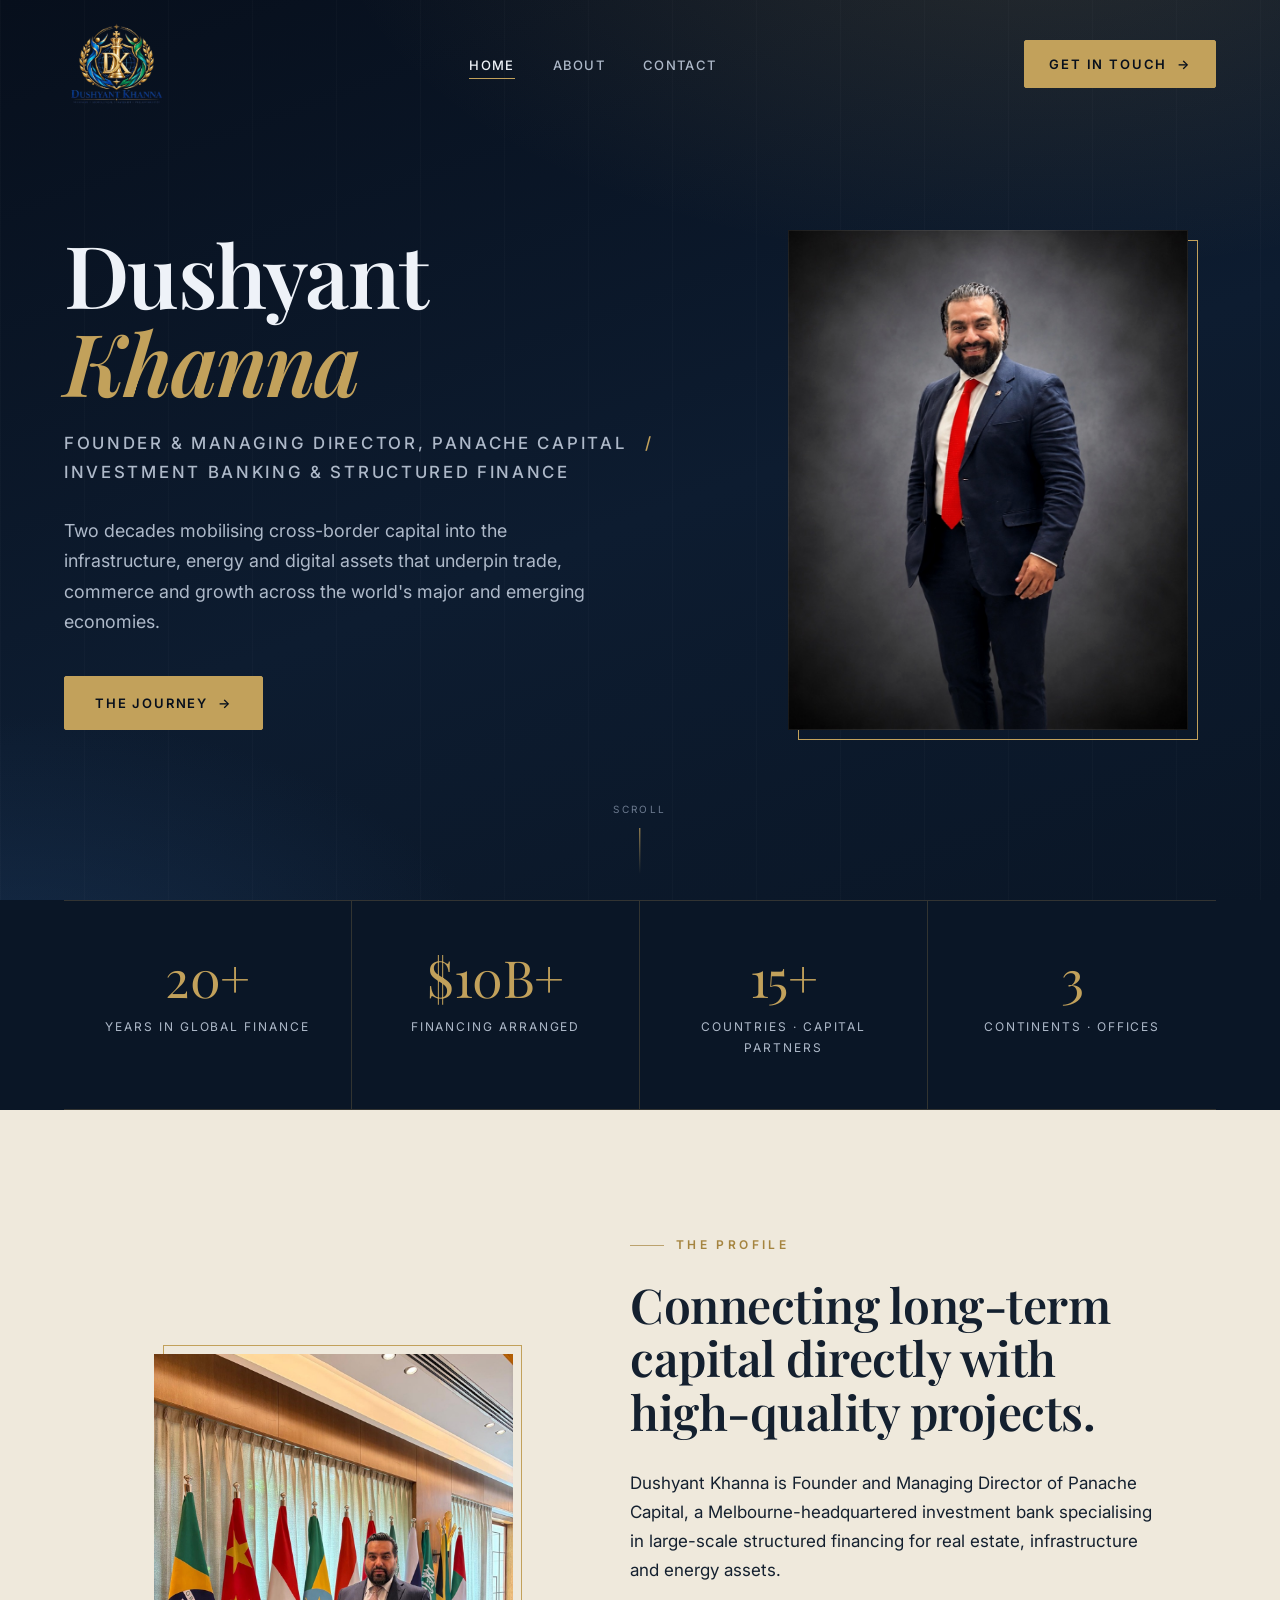
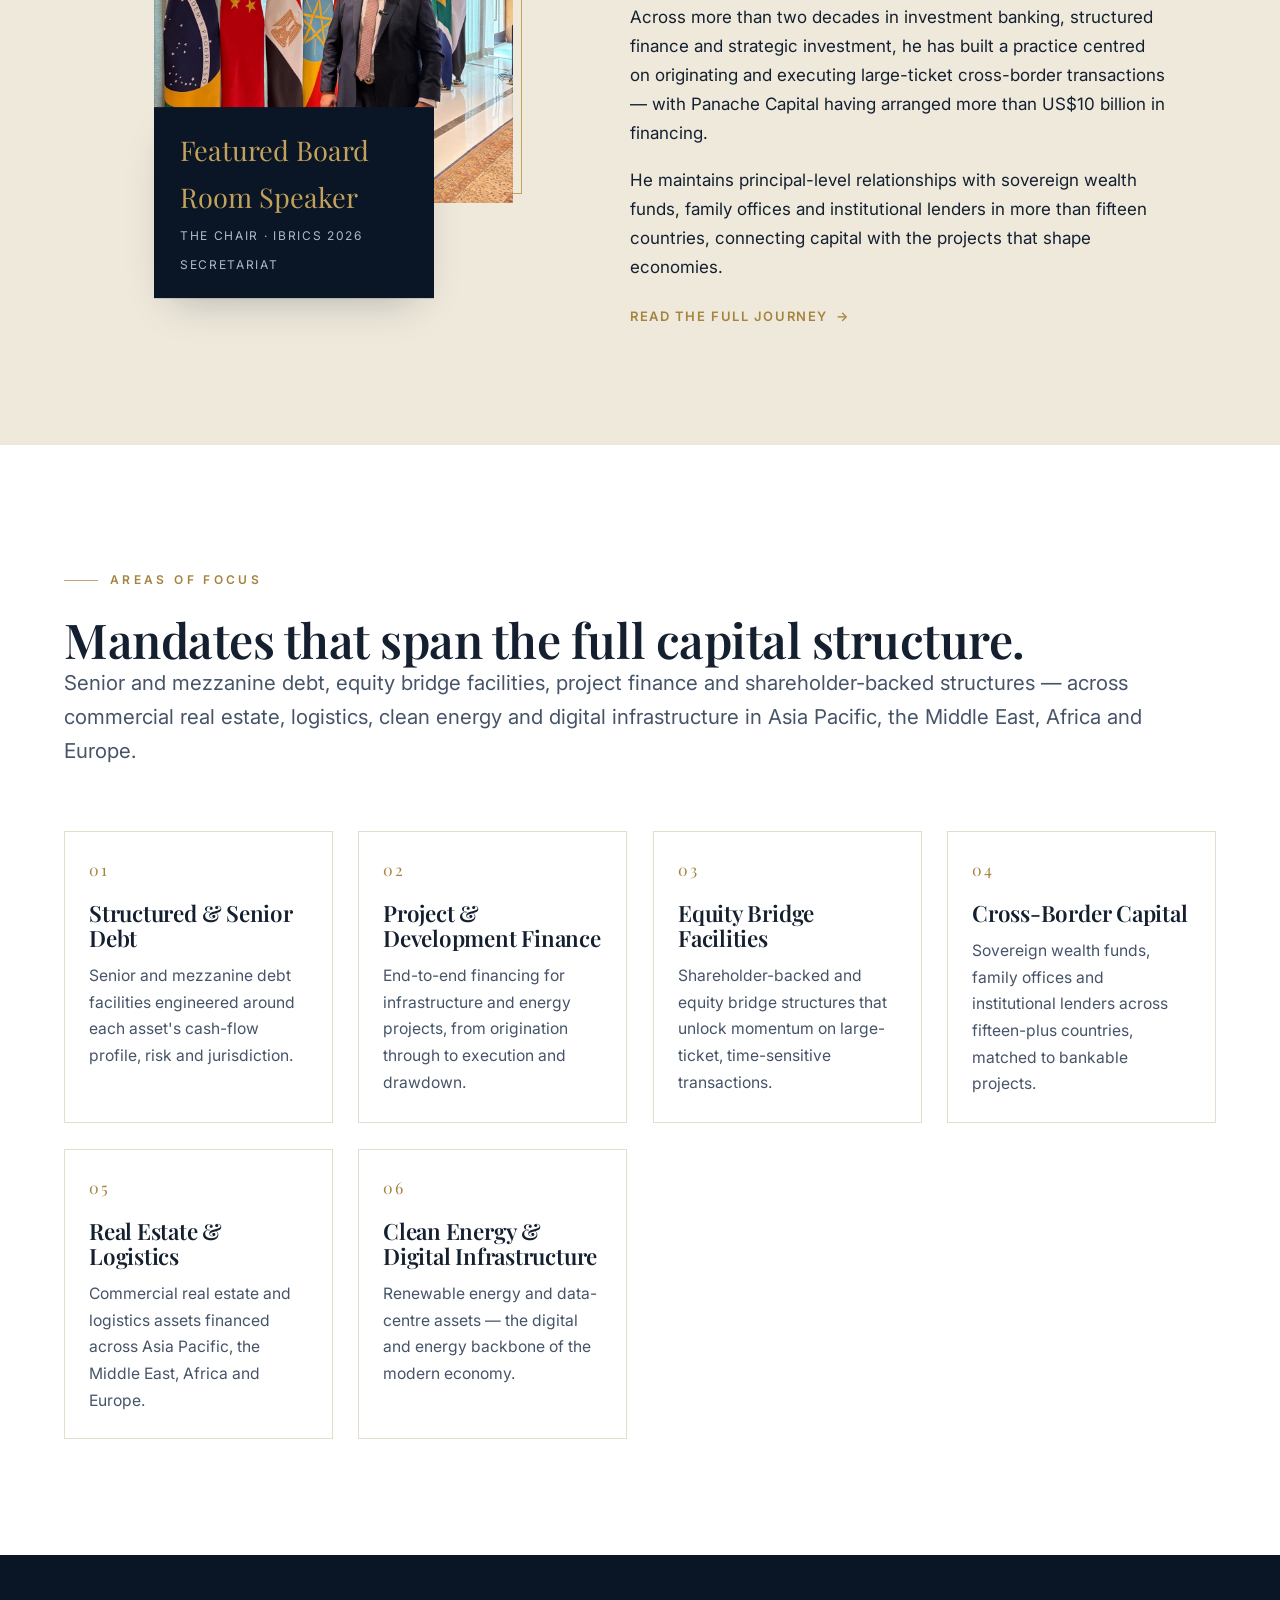
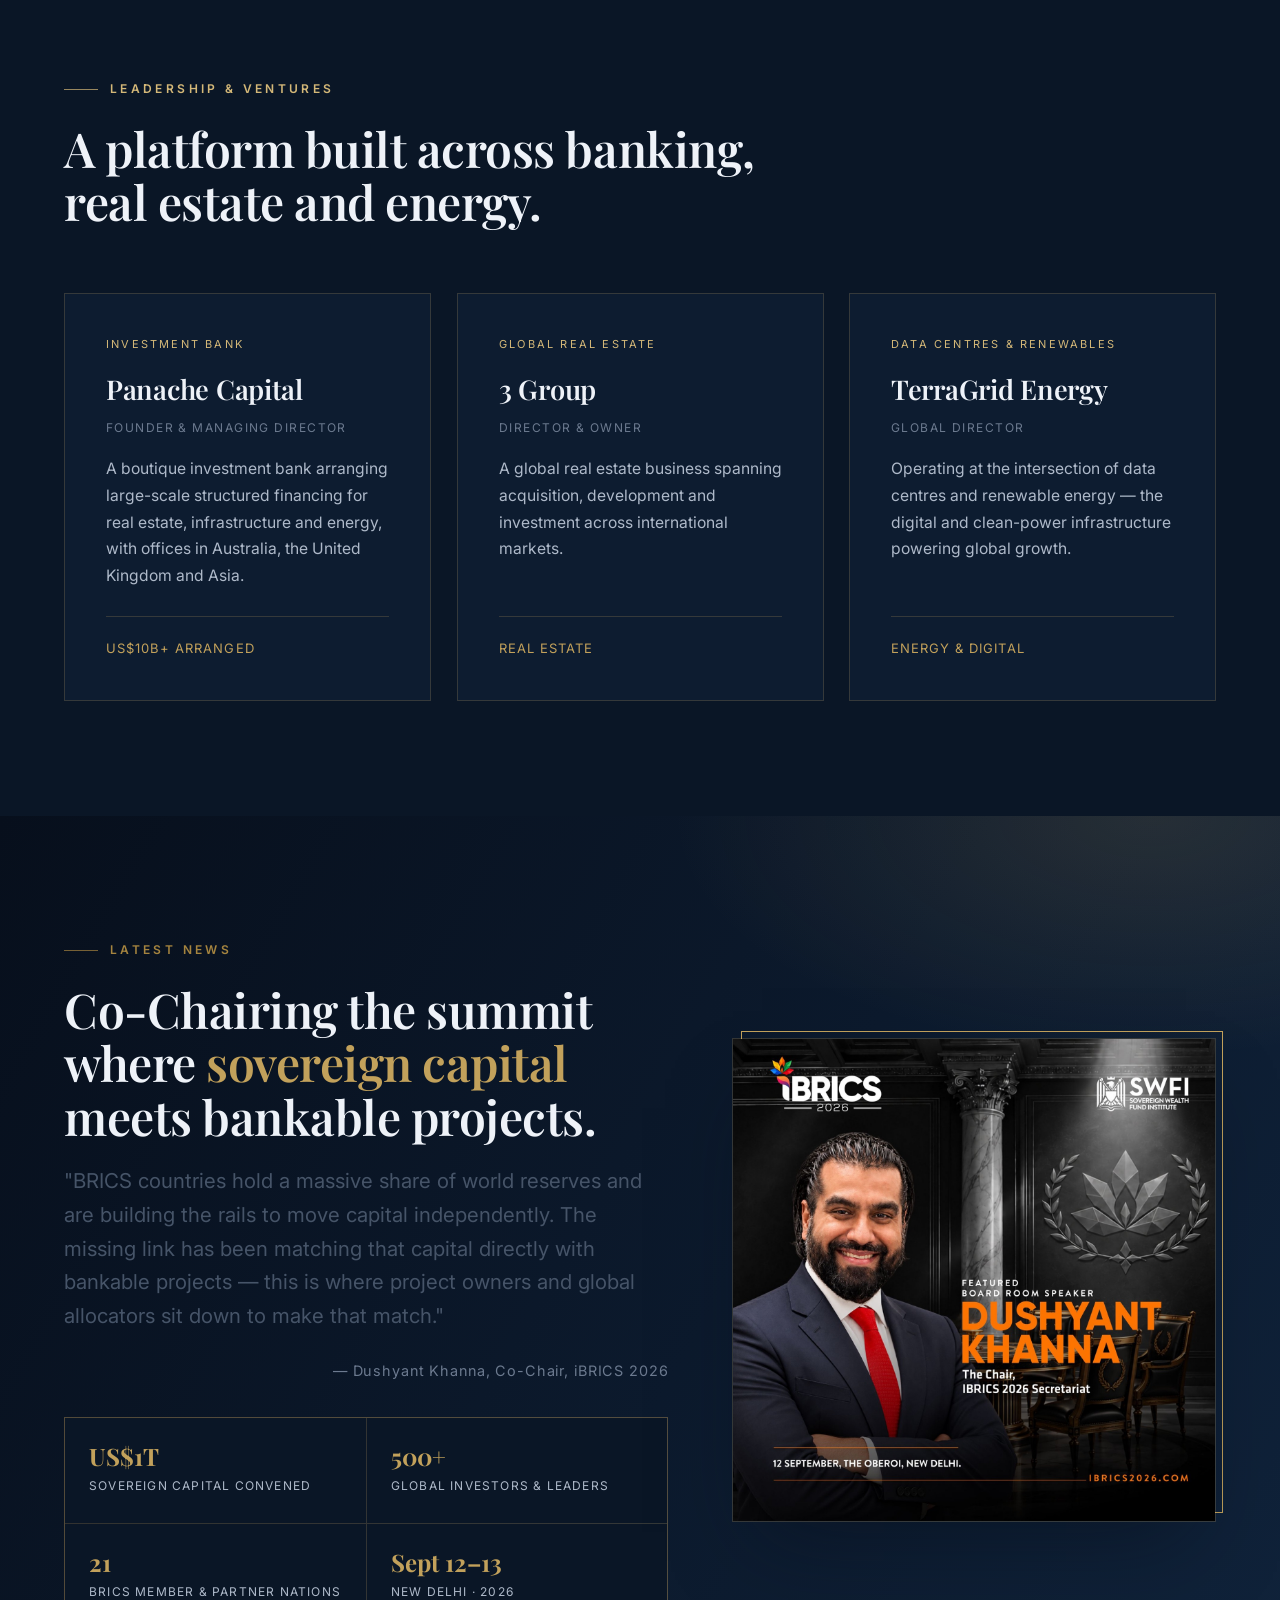
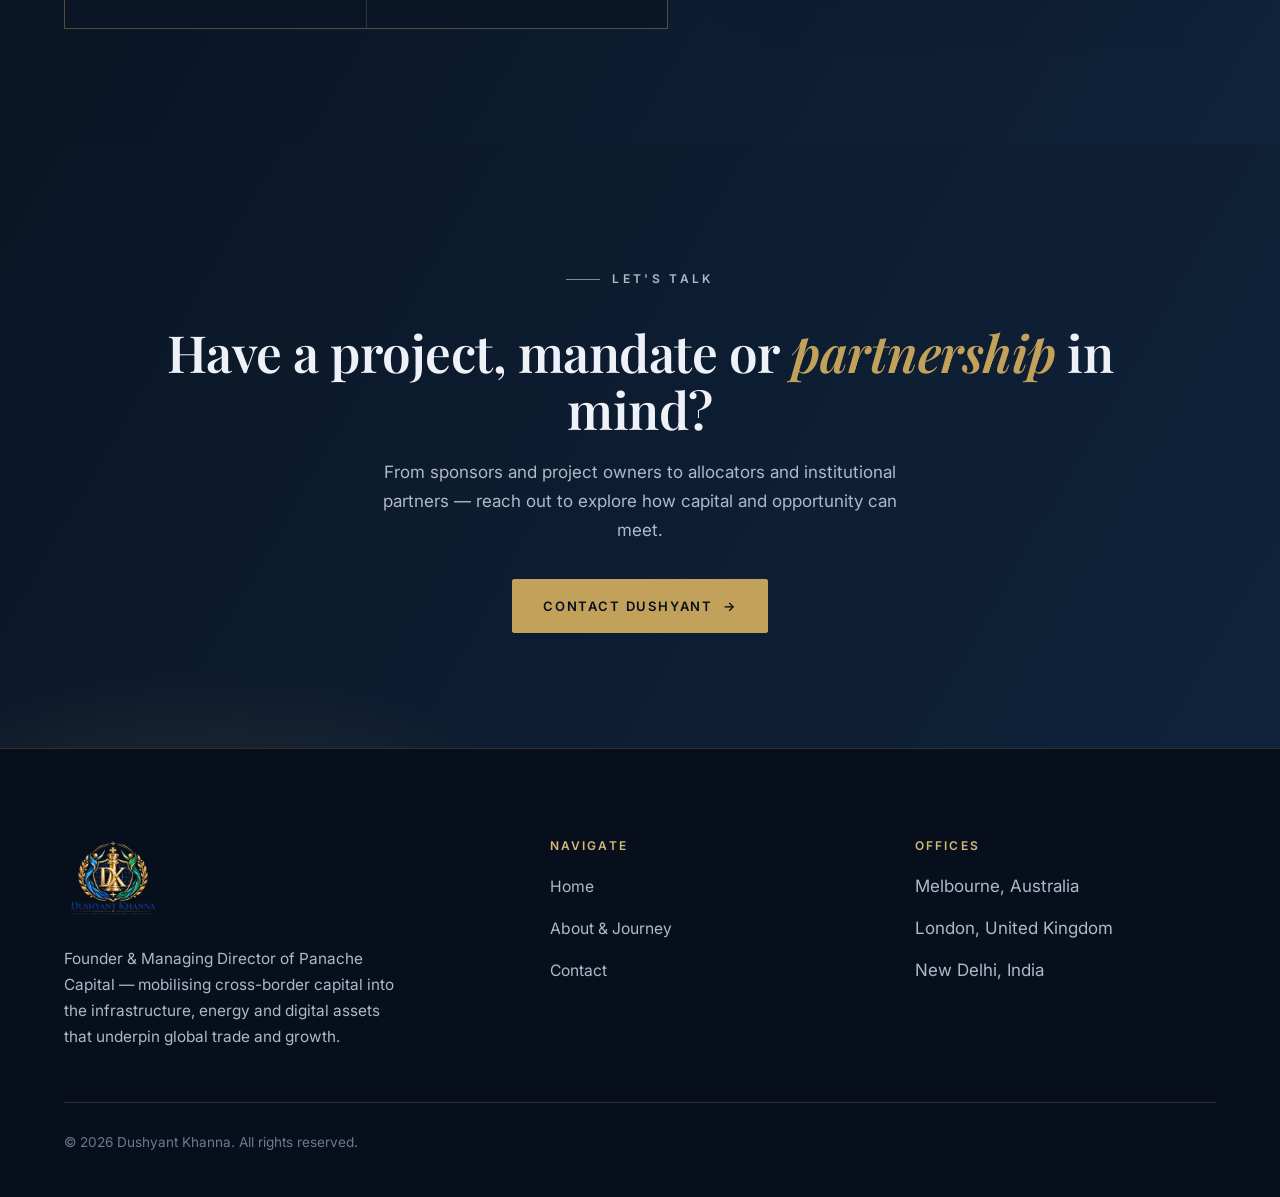
<file: index.html>
<!DOCTYPE html>
<html lang="en">
<head>
  <meta charset="UTF-8" />
  <meta name="viewport" content="width=device-width, initial-scale=1.0" />
  <title>Dushyant Khanna — Co-Chair, iBRICS 2026 | Founder, Panache Capital</title>
  <meta name="description" content="Dushyant Khanna is Co-Chair of iBRICS 2026 and Founder & Managing Director of Panache Capital — arranging US$10B+ in structured finance across real estate, infrastructure and energy worldwide." />
  <meta name="keywords" content="Dushyant Khanna, Dushyant Khanna Panache Capital, iBRICS 2026, Co-Chair iBRICS 2026, Panache Capital, investment banking, structured finance, project finance, sovereign wealth, cross-border capital, 3 Group, TerraGrid Energy, Dush Khanna" />
  <meta name="author" content="Dushyant Khanna" />
  <meta name="robots" content="index, follow" />
  <link rel="canonical" href="https://dushyantkhanna.com/" />

  <!-- Open Graph -->
  <meta property="og:type" content="website" />
  <meta property="og:site_name" content="Dushyant Khanna" />
  <meta property="og:title" content="Dushyant Khanna — Co-Chair, iBRICS 2026 | Founder, Panache Capital" />
  <meta property="og:description" content="Co-Chair of iBRICS 2026 and Founder & Managing Director of Panache Capital — mobilising cross-border capital into infrastructure, energy and digital assets." />
  <meta property="og:url" content="https://dushyantkhanna.com/" />
  <meta property="og:image" content="https://dushyantkhanna.com/assets/og-image.jpg" />
  <meta property="og:image:width" content="1200" />
  <meta property="og:image:height" content="630" />

  <!-- Twitter -->
  <meta name="twitter:card" content="summary_large_image" />
  <meta name="twitter:title" content="Dushyant Khanna — Co-Chair, iBRICS 2026 | Founder, Panache Capital" />
  <meta name="twitter:description" content="Co-Chair of iBRICS 2026 and Founder & Managing Director of Panache Capital." />
  <meta name="twitter:image" content="https://dushyantkhanna.com/assets/og-image.jpg" />

  <!-- Structured data — add verified profile URLs (LinkedIn, X, etc.) to "sameAs" for stronger results -->
  <script type="application/ld+json">
  {
    "@context": "https://schema.org",
    "@type": "Person",
    "name": "Dushyant Khanna",
    "alternateName": "Dush Khanna",
    "url": "https://dushyantkhanna.com/",
    "image": "https://dushyantkhanna.com/assets/portrait.jpg",
    "jobTitle": "Founder & Managing Director",
    "worksFor": { "@type": "Organization", "name": "Panache Capital" },
    "affiliation": [
      { "@type": "Organization", "name": "iBRICS 2026" },
      { "@type": "Organization", "name": "3 Group" },
      { "@type": "Organization", "name": "TerraGrid Energy" }
    ],
    "knowsAbout": ["Investment Banking", "Structured Finance", "Project Finance", "Sovereign Wealth", "Cross-border Capital", "Infrastructure Finance", "Energy Finance", "Real Estate Finance"],
    "description": "Co-Chair of iBRICS 2026 and Founder & Managing Director of Panache Capital, an investment bank arranging large-scale structured financing for real estate, infrastructure and energy.",
    "sameAs": []
  }
  </script>
  <link rel="icon" type="image/png" href="assets/favicon.png?v=2" />
  <link rel="apple-touch-icon" href="assets/favicon.png?v=2" />
  <link rel="preconnect" href="https://fonts.googleapis.com" />
  <link rel="preconnect" href="https://fonts.gstatic.com" crossorigin />
  <link href="https://fonts.googleapis.com/css2?family=Playfair+Display:ital,wght@0,500;0,600;0,700;1,500;1,600&family=Inter:wght@400;500;600&display=swap" rel="stylesheet" />
  <link rel="stylesheet" href="css/styles.css?v=12" />
</head>
<body>

  <!-- ==================  HEADER  ================== -->
  <header class="site-header">
    <div class="container container--wide">
      <nav class="nav" aria-label="Primary">
        <a class="brand" href="/" aria-label="Dushyant Khanna — home">
          <img class="brand__logo" src="assets/logo.png" alt="Dushyant Khanna" />
        </a>
        <ul class="nav__menu">
          <li><a class="nav__link" href="/" aria-current="page">Home</a></li>
          <li><a class="nav__link" href="/about">About</a></li>
          <li><a class="nav__link" href="/contact">Contact</a></li>
        </ul>
        <div class="nav__cta">
          <a class="btn" href="/contact">Get in touch <span class="arrow">&rarr;</span></a>
        </div>
        <button class="nav__toggle" aria-label="Open menu" aria-expanded="false" aria-controls="mobile-nav">
          <span></span><span></span><span></span>
        </button>
      </nav>
    </div>
  </header>

  <!-- Mobile nav overlay -->
  <div class="site-nav-mobile" id="mobile-nav">
    <ul>
      <li><a href="/" aria-current="page">Home</a></li>
      <li><a href="/about">About</a></li>
      <li><a href="/contact">Contact</a></li>
    </ul>
    <a class="btn" href="/contact">Get in touch <span class="arrow">&rarr;</span></a>
  </div>

  <main>
    <!-- ==================  HERO  ================== -->
    <section class="hero">
      <div class="container container--wide hero__inner">
        <div class="hero__copy">
          <h1 class="hero__title reveal">
            Dushyant<br /><span class="accent">Khanna</span>
          </h1>
          <p class="hero__subtitle reveal" data-delay="1">
            Founder &amp; Managing Director, Panache Capital
            <span class="divider">/</span> Investment Banking &amp; Structured Finance
          </p>
          <p class="hero__desc reveal" data-delay="2">
            Two decades mobilising cross-border capital into the infrastructure,
            energy and digital assets that underpin trade, commerce and growth
            across the world's major and emerging economies.
          </p>
          <div class="hero__actions reveal" data-delay="3">
            <a class="btn" href="/about">The journey <span class="arrow">&rarr;</span></a>
          </div>
        </div>

        <div class="hero__portrait reveal" data-delay="2">
          <div class="portrait-frame">
            <img src="assets/portrait.jpg" alt="Dushyant Khanna, Co-Chair of iBRICS 2026 and Founder of Panache Capital"
                 onerror="this.onerror=null;this.src='assets/portrait.svg';" />
          </div>
        </div>
      </div>

      <div class="hero__scroll" aria-hidden="true">
        <span>Scroll</span>
        <span class="line"></span>
      </div>
    </section>

    <!-- ==================  STATS  ================== -->
    <section class="bg-dark" aria-label="Track record at a glance">
      <div class="container container--wide">
        <div class="stats">
          <div class="stat reveal">
            <div class="stat__num"><span data-count="20" data-prefix="" data-suffix="+">20+</span></div>
            <div class="stat__label">Years in Global Finance</div>
          </div>
          <div class="stat reveal" data-delay="1">
            <div class="stat__num"><span data-count="10" data-prefix="$" data-suffix="B+">$10B+</span></div>
            <div class="stat__label">Financing Arranged</div>
          </div>
          <div class="stat reveal" data-delay="2">
            <div class="stat__num"><span data-count="15" data-prefix="" data-suffix="+">15+</span></div>
            <div class="stat__label">Countries · Capital Partners</div>
          </div>
          <div class="stat reveal" data-delay="3">
            <div class="stat__num"><span data-count="3" data-prefix="" data-suffix="">3</span></div>
            <div class="stat__label">Continents · Offices</div>
          </div>
        </div>
      </div>
    </section>

    <!-- ==================  POSITIONING  ================== -->
    <section class="section bg-cream">
      <div class="container">
        <div class="split">
          <div class="split__media reveal">
            <figure class="figure figure--framed">
              <img src="assets/among-flags.jpg" alt="Dushyant Khanna among the BRICS nation flags in New Delhi"
                   onerror="this.onerror=null;this.src='assets/portrait.svg';" />
              <figcaption class="figure__tag">
                <span class="k">Featured Board Room Speaker</span><br />
                <span class="v">The Chair · IBRICS 2026 Secretariat</span>
              </figcaption>
            </figure>
          </div>
          <div class="split__body reveal" data-delay="1">
            <p class="overline">The Profile</p>
            <h2 class="h2" style="margin-bottom:30px;">Connecting long-term capital directly with high-quality projects.</h2>
            <p>
              Dushyant Khanna is Founder and Managing Director of Panache Capital,
              a Melbourne-headquartered investment bank specialising in large-scale
              structured financing for real estate, infrastructure and energy assets.
            </p>
            <p>
              Across more than two decades in investment banking, structured finance
              and strategic investment, he has built a practice centred on originating
              and executing large-ticket cross-border transactions — with Panache
              Capital having arranged more than US$10 billion in financing.
            </p>
            <p>
              He maintains principal-level relationships with sovereign wealth funds,
              family offices and institutional lenders in more than fifteen countries,
              connecting capital with the projects that shape economies.
            </p>
            <a class="textlink" href="/about">Read the full journey <span aria-hidden="true">&rarr;</span></a>
          </div>
        </div>
      </div>
    </section>

    <!-- ==================  EXPERTISE  ================== -->
    <section class="section bg-paper">
      <div class="container container--wide">
        <div class="section-head section-head--full reveal">
          <p class="overline">Areas of Focus</p>
          <h2 class="h2">Mandates that span the full capital structure.</h2>
          <p class="lead">
            Senior and mezzanine debt, equity bridge facilities, project finance and
            shareholder-backed structures — across commercial real estate, logistics,
            clean energy and digital infrastructure in Asia Pacific, the Middle East,
            Africa and Europe.
          </p>
        </div>

        <div class="card-grid">
          <article class="card reveal">
            <span class="card__num">01</span>
            <h3 class="card__title">Structured &amp; Senior Debt</h3>
            <p class="card__text">
              Senior and mezzanine debt facilities engineered around each asset's
              cash-flow profile, risk and jurisdiction.
            </p>
          </article>
          <article class="card reveal" data-delay="1">
            <span class="card__num">02</span>
            <h3 class="card__title">Project &amp; Development Finance</h3>
            <p class="card__text">
              End-to-end financing for infrastructure and energy projects, from
              origination through to execution and drawdown.
            </p>
          </article>
          <article class="card reveal" data-delay="2">
            <span class="card__num">03</span>
            <h3 class="card__title">Equity Bridge Facilities</h3>
            <p class="card__text">
              Shareholder-backed and equity bridge structures that unlock momentum on
              large-ticket, time-sensitive transactions.
            </p>
          </article>
          <article class="card reveal">
            <span class="card__num">04</span>
            <h3 class="card__title">Cross-Border Capital</h3>
            <p class="card__text">
              Sovereign wealth funds, family offices and institutional lenders across
              fifteen-plus countries, matched to bankable projects.
            </p>
          </article>
          <article class="card reveal" data-delay="1">
            <span class="card__num">05</span>
            <h3 class="card__title">Real Estate &amp; Logistics</h3>
            <p class="card__text">
              Commercial real estate and logistics assets financed across Asia Pacific,
              the Middle East, Africa and Europe.
            </p>
          </article>
          <article class="card reveal" data-delay="2">
            <span class="card__num">06</span>
            <h3 class="card__title">Clean Energy &amp; Digital Infrastructure</h3>
            <p class="card__text">
              Renewable energy and data-centre assets — the digital and energy backbone
              of the modern economy.
            </p>
          </article>
        </div>
      </div>
    </section>

    <!-- ==================  VENTURES  ================== -->
    <section class="section bg-dark">
      <div class="container container--wide">
        <div class="section-head reveal">
          <p class="overline">Leadership &amp; Ventures</p>
          <h2 class="h2">A platform built across banking, real estate and energy.</h2>
        </div>
        <div class="card-grid">
          <article class="venture reveal">
            <div class="venture__label">Investment Bank</div>
            <h3 class="venture__name">Panache Capital</h3>
            <div class="venture__role">Founder &amp; Managing Director</div>
            <p class="venture__text">
              A boutique investment bank arranging large-scale structured financing for
              real estate, infrastructure and energy, with offices in Australia, the
              United Kingdom and Asia.
            </p>
            <div class="venture__meta">US$10B+ arranged</div>
          </article>
          <article class="venture reveal" data-delay="1">
            <div class="venture__label">Global Real Estate</div>
            <h3 class="venture__name">3 Group</h3>
            <div class="venture__role">Director &amp; Owner</div>
            <p class="venture__text">
              A global real estate business spanning acquisition, development and
              investment across international markets.
            </p>
            <div class="venture__meta">Real Estate</div>
          </article>
          <article class="venture reveal" data-delay="2">
            <div class="venture__label">Data Centres &amp; Renewables</div>
            <h3 class="venture__name">TerraGrid Energy</h3>
            <div class="venture__role">Global Director</div>
            <p class="venture__text">
              Operating at the intersection of data centres and renewable energy — the
              digital and clean-power infrastructure powering global growth.
            </p>
            <div class="venture__meta">Energy &amp; Digital</div>
          </article>
        </div>
      </div>
    </section>

    <!-- ==================  iBRICS FEATURE BAND  ================== -->
    <section class="section feature-band">
      <div class="container container--wide feature-band__inner">
        <div class="reveal">
          <p class="overline">Latest News</p>
          <h2 class="h2" style="margin-bottom:20px;">
            Co-Chairing the summit where <span class="text-gold">sovereign capital</span>
            meets bankable projects.
          </h2>
          <p class="lead" style="margin-bottom:26px;">
            "BRICS countries hold a massive share of world reserves and are building the
            rails to move capital independently. The missing link has been matching that
            capital directly with bankable projects — this is where project owners and
            global allocators sit down to make that match."
          </p>
          <p style="color:var(--on-dark-faint); font-size:0.9rem; letter-spacing:0.06em; margin-bottom:34px; text-align:right;">
            — Dushyant Khanna, Co-Chair, iBRICS 2026
          </p>
          <div class="feature-band__facts">
            <div class="fact"><strong>US$1T</strong><span>Sovereign capital convened</span></div>
            <div class="fact"><strong>500+</strong><span>Global investors &amp; leaders</span></div>
            <div class="fact"><strong>21</strong><span>BRICS member &amp; partner nations</span></div>
            <div class="fact"><strong>Sept 12–13</strong><span>New Delhi · 2026</span></div>
          </div>
        </div>
        <div class="feature-band__media reveal" data-delay="1">
          <figure class="ibrics-figure">
            <img src="assets/ibrics-speaker.jpg"
                 alt="Official iBRICS 2026 announcement — Dushyant Khanna, Featured Board Room Speaker, 12 September, The Oberoi, New Delhi" />
          </figure>
        </div>
      </div>
    </section>

    <!-- ==================  CTA BAND  ================== -->
    <section class="section cta-band">
      <div class="container">
        <div class="reveal">
          <p class="overline overline--center">Let's talk</p>
          <h2 class="cta-band__title">Have a project, mandate or <span class="accent">partnership</span> in mind?</h2>
          <p>
            From sponsors and project owners to allocators and institutional partners —
            reach out to explore how capital and opportunity can meet.
          </p>
          <a class="btn" href="/contact">Contact Dushyant <span class="arrow">&rarr;</span></a>
        </div>
      </div>
    </section>
  </main>

  <!-- ==================  FOOTER  ================== -->
  <footer class="site-footer">
    <div class="container container--wide">
      <div class="footer-top">
        <div class="footer-brand">
          <a class="brand" href="/">
            <img class="brand__logo" src="assets/logo.png" alt="Dushyant Khanna" />
          </a>
          <p>
            Founder &amp; Managing Director of Panache Capital — mobilising cross-border
            capital into the infrastructure, energy and digital assets that underpin
            global trade and growth.
          </p>
        </div>
        <div class="footer-col">
          <h4>Navigate</h4>
          <ul>
            <li><a href="/">Home</a></li>
            <li><a href="/about">About &amp; Journey</a></li>
            <li><a href="/contact">Contact</a></li>
          </ul>
        </div>
        <div class="footer-col">
          <h4>Offices</h4>
          <ul>
            <li>Melbourne, Australia</li>
            <li>London, United Kingdom</li>
            <li>New Delhi, India</li>
          </ul>
        </div>
      </div>
      <div class="footer-bottom">
        <p>&copy; <span data-year>2026</span> Dushyant Khanna. All rights reserved.</p>
      </div>
    </div>
  </footer>

  <script src="js/main.js?v=11"></script>
</body>
</html>
</file>
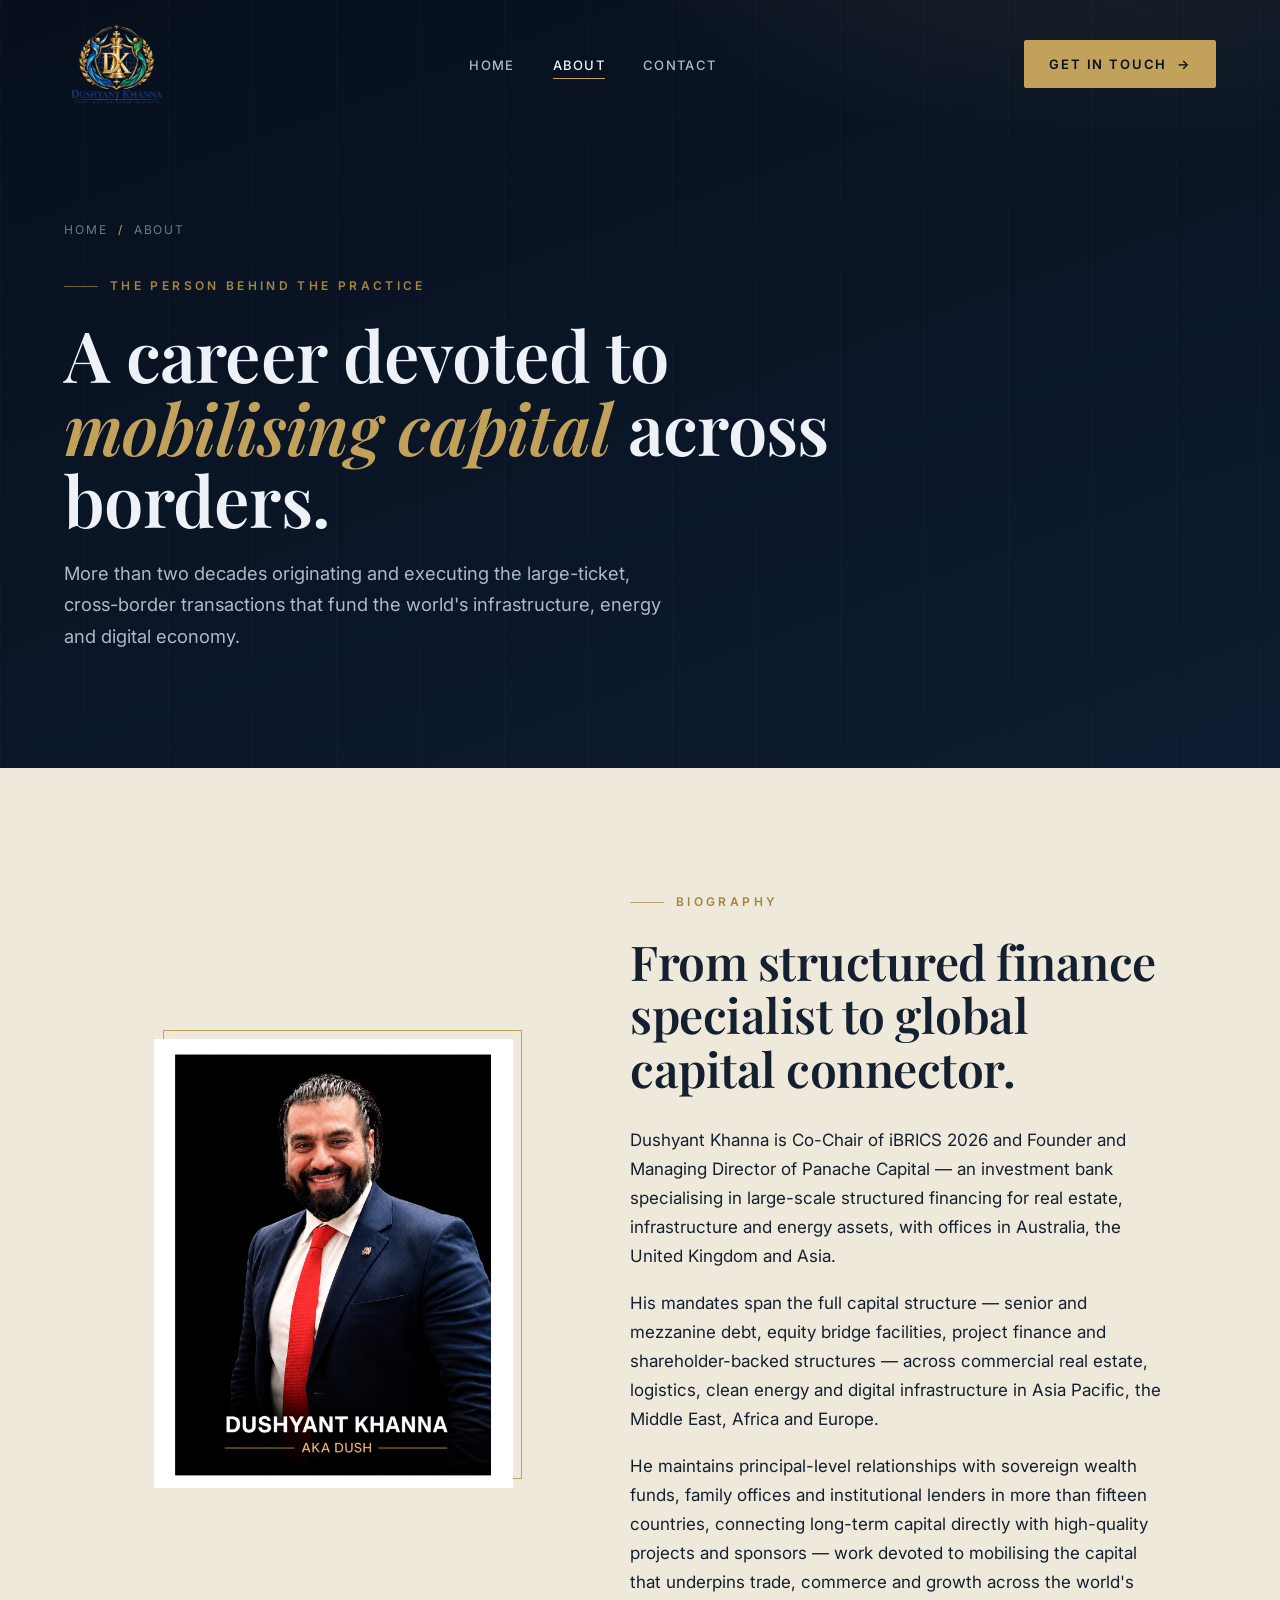
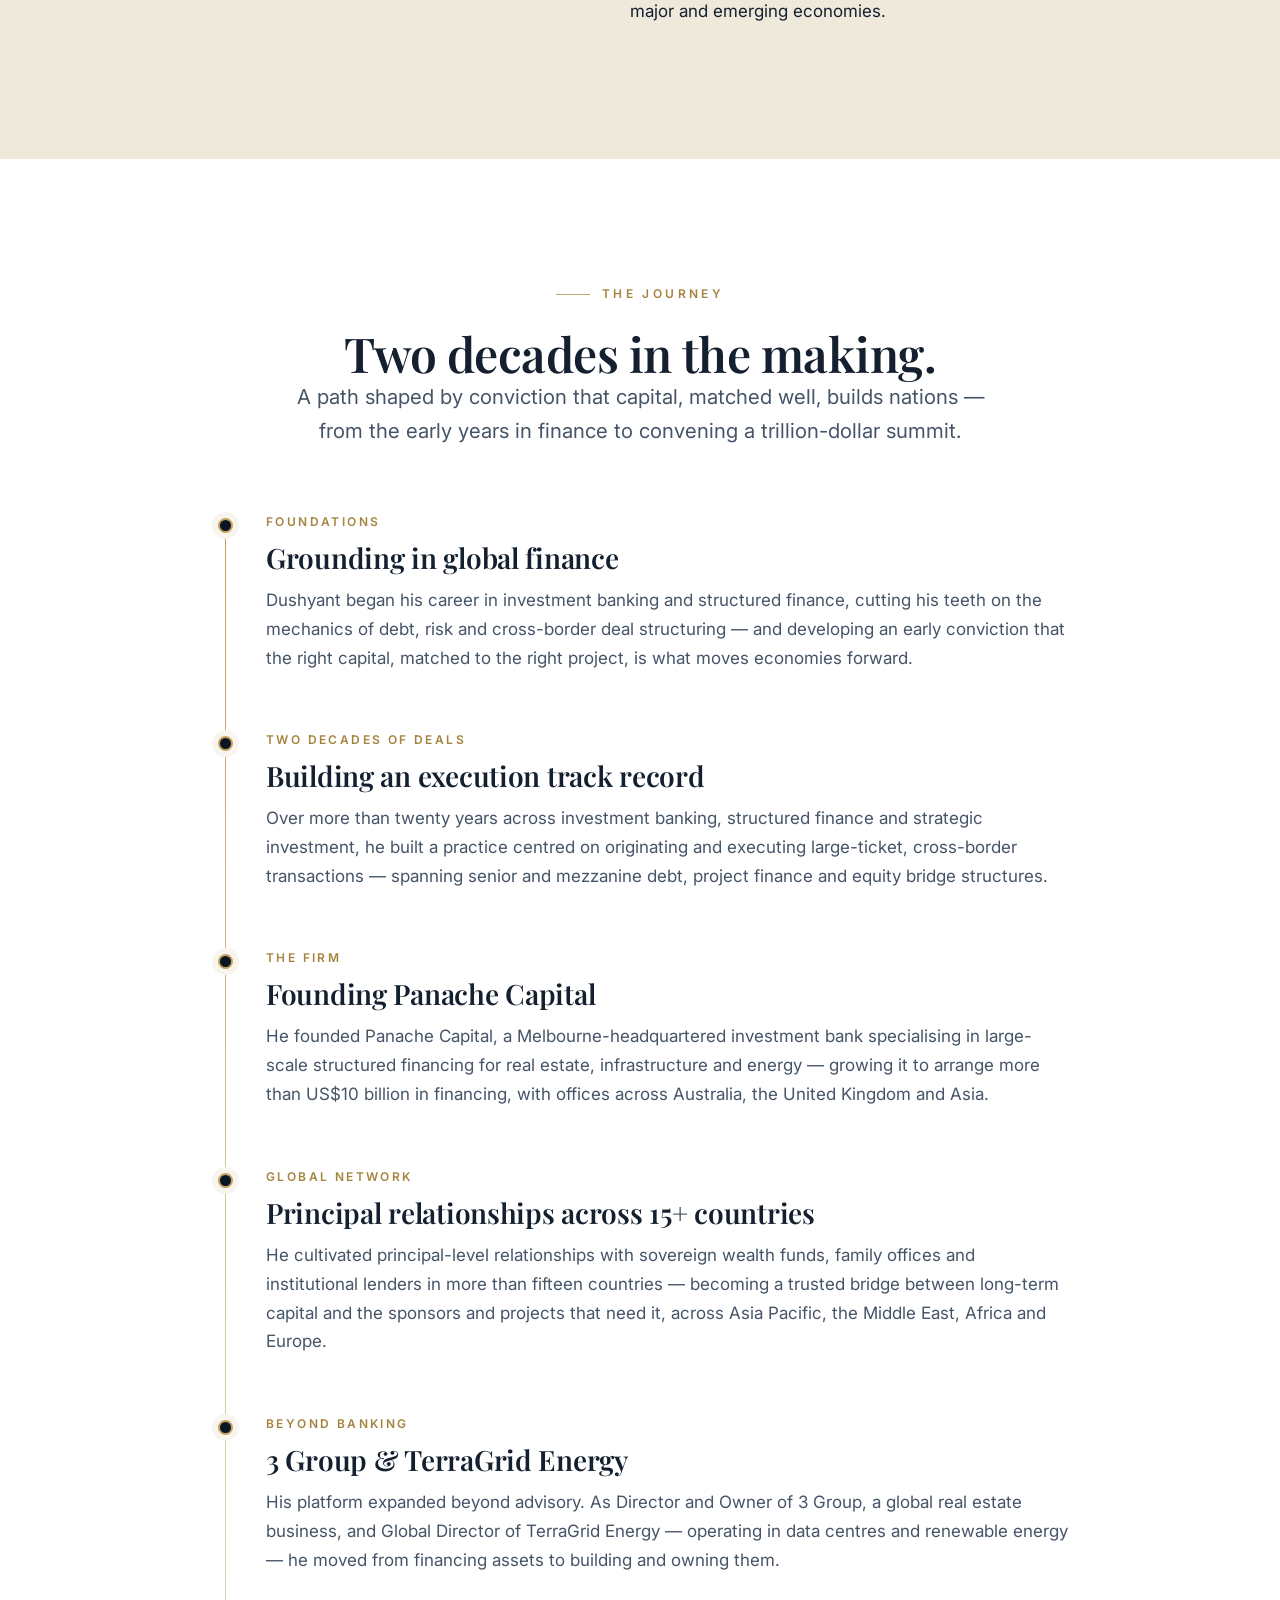
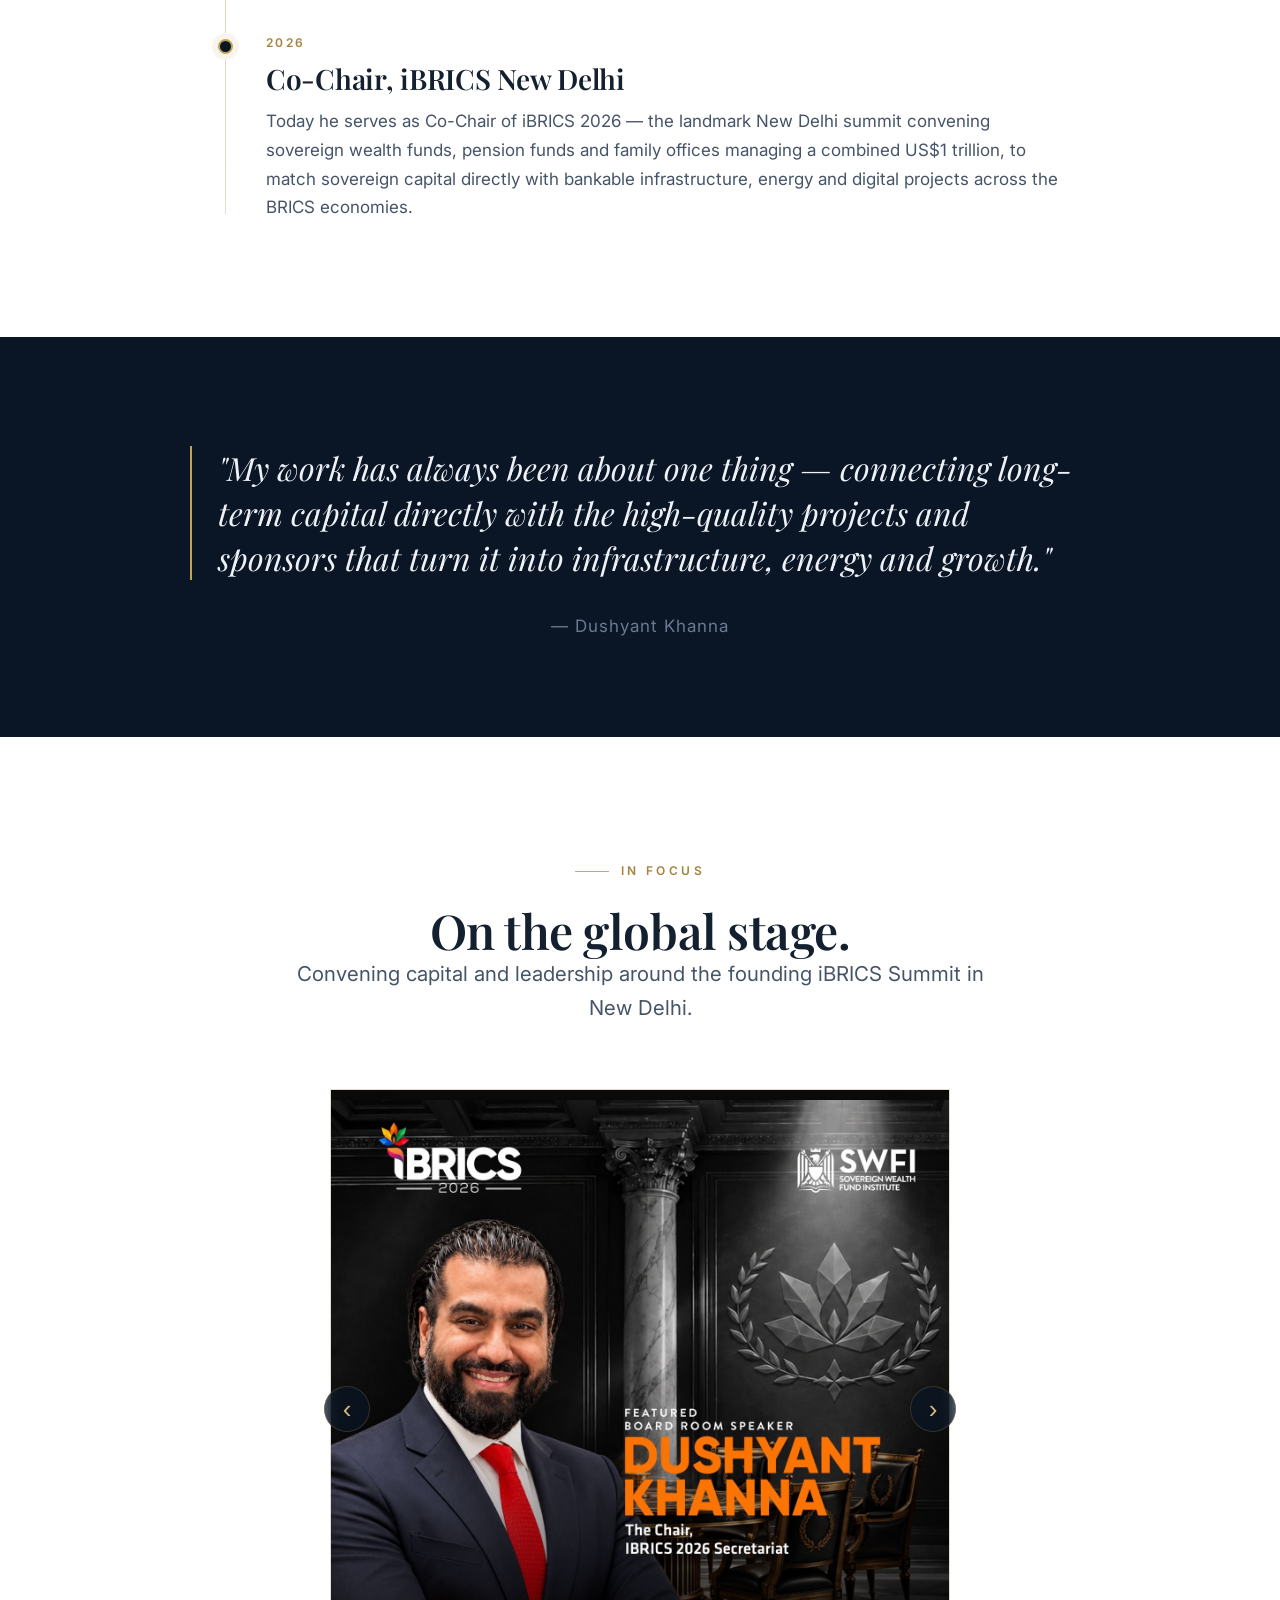
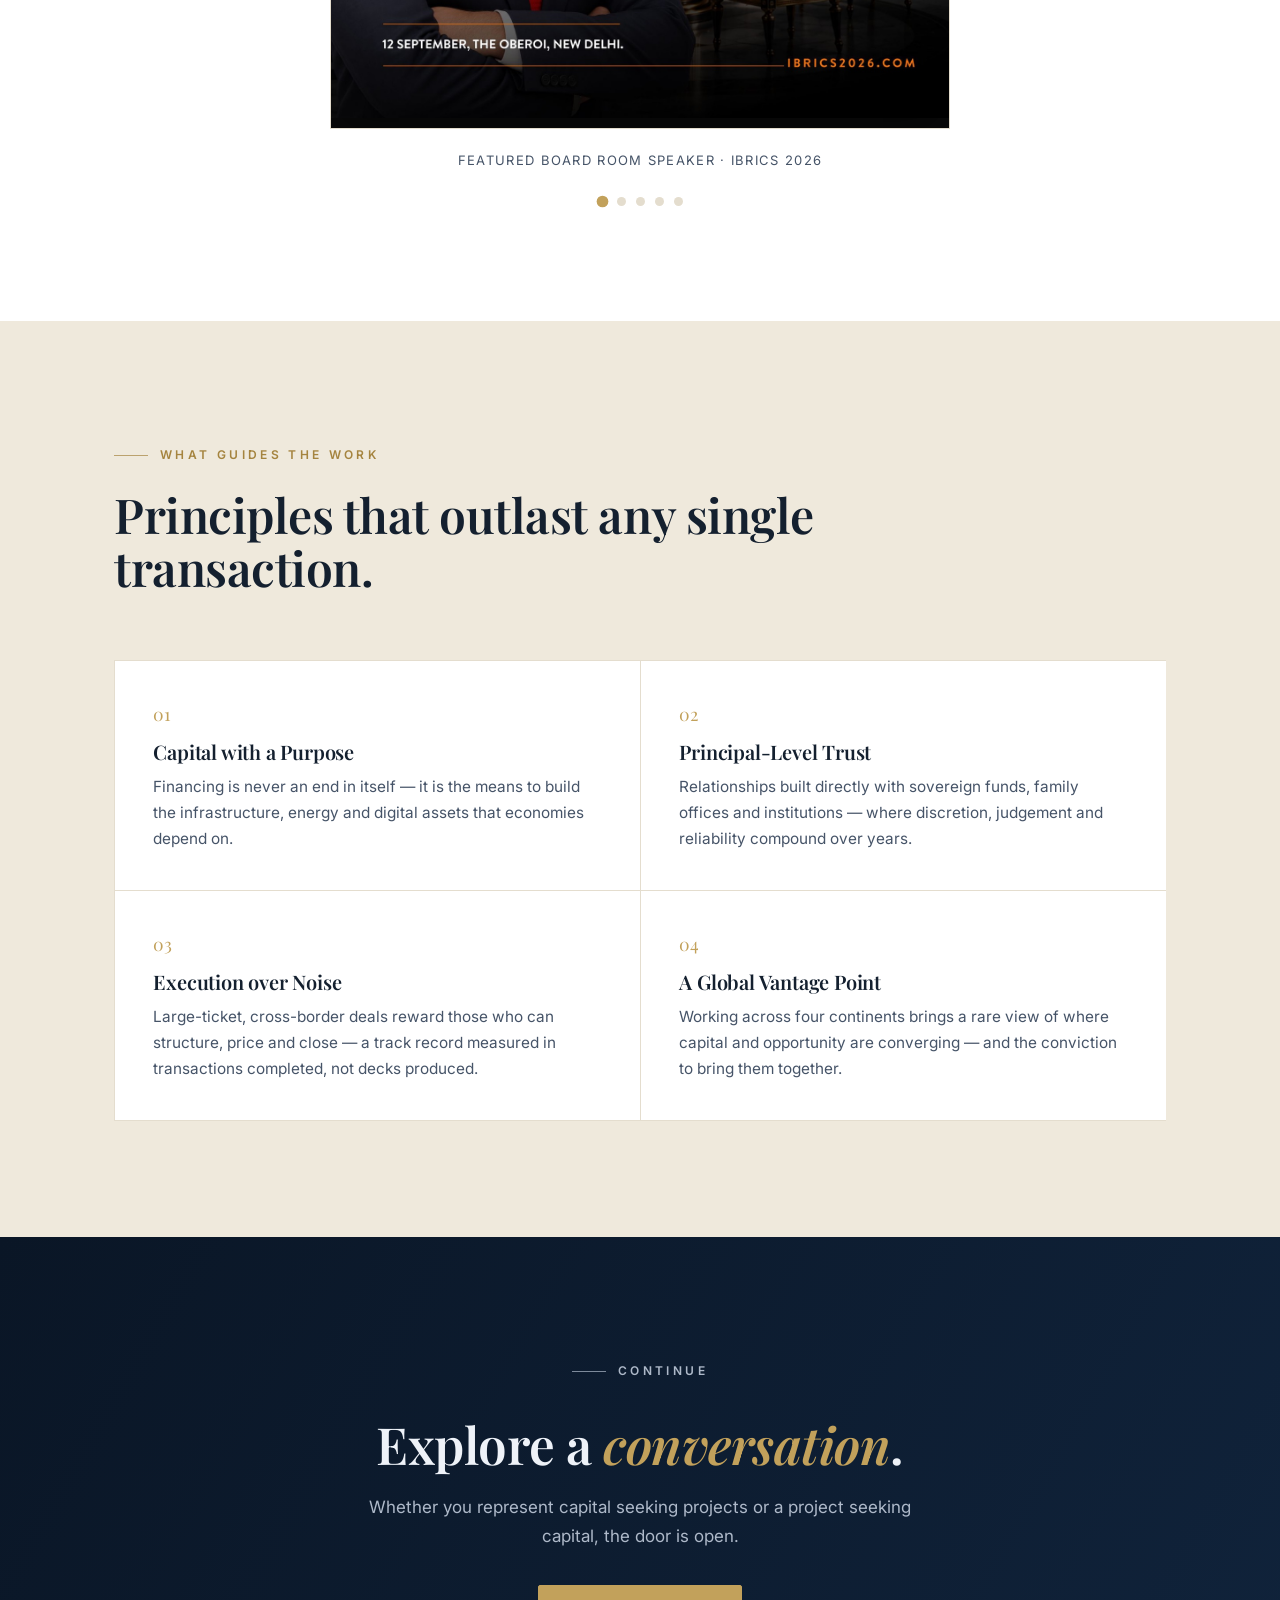
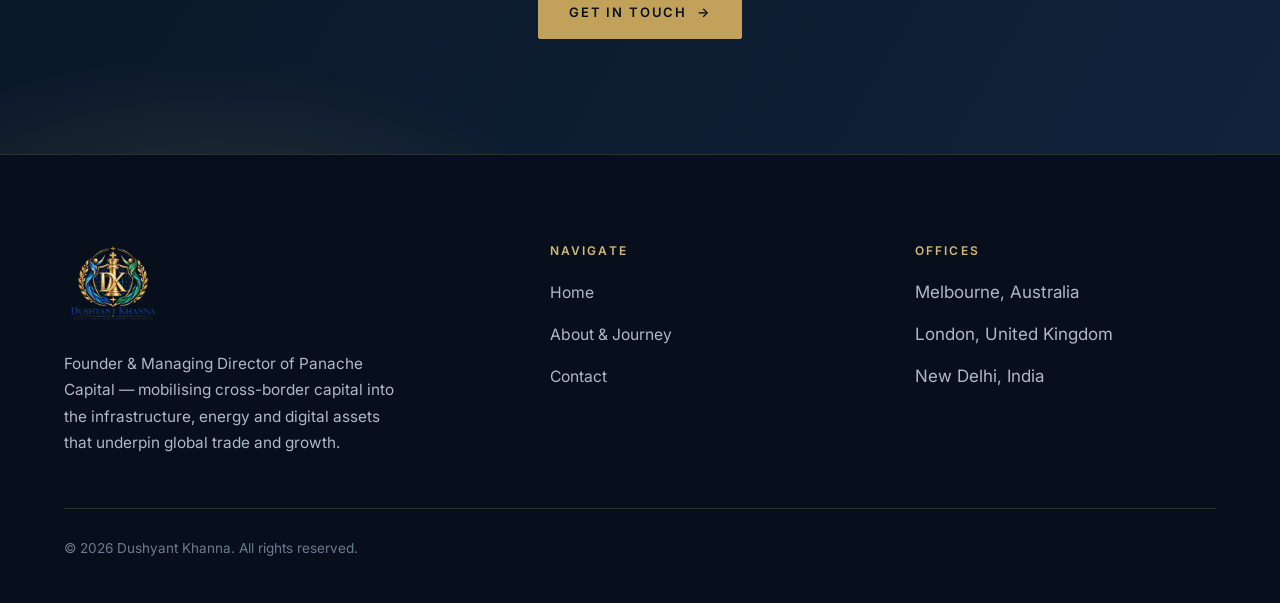
<file: about.html>
<!DOCTYPE html>
<html lang="en">
<head>
  <meta charset="UTF-8" />
  <meta name="viewport" content="width=device-width, initial-scale=1.0" />
  <title>About Dushyant Khanna — The Journey | Panache Capital · iBRICS 2026</title>
  <meta name="description" content="The life and career journey of Dushyant Khanna — two decades in investment banking and structured finance, founder of Panache Capital and Co-Chair of iBRICS 2026." />
  <meta name="keywords" content="Dushyant Khanna biography, about Dushyant Khanna, Dushyant Khanna Panache Capital, iBRICS 2026 Co-Chair, Dushyant Khanna investment banker, Dush Khanna, 3 Group, TerraGrid Energy" />
  <meta name="author" content="Dushyant Khanna" />
  <meta name="robots" content="index, follow" />
  <link rel="canonical" href="https://dushyantkhanna.com/about" />

  <!-- Open Graph -->
  <meta property="og:type" content="profile" />
  <meta property="og:site_name" content="Dushyant Khanna" />
  <meta property="og:title" content="About Dushyant Khanna — The Journey | Panache Capital · iBRICS 2026" />
  <meta property="og:description" content="Two decades mobilising cross-border capital — the journey of Dushyant Khanna, founder of Panache Capital and Co-Chair of iBRICS 2026." />
  <meta property="og:url" content="https://dushyantkhanna.com/about" />
  <meta property="og:image" content="https://dushyantkhanna.com/assets/og-image.jpg" />
  <meta property="og:image:width" content="1200" />
  <meta property="og:image:height" content="630" />

  <!-- Twitter -->
  <meta name="twitter:card" content="summary_large_image" />
  <meta name="twitter:title" content="About Dushyant Khanna — The Journey" />
  <meta name="twitter:description" content="The journey of Dushyant Khanna — founder of Panache Capital and Co-Chair of iBRICS 2026." />
  <meta name="twitter:image" content="https://dushyantkhanna.com/assets/og-image.jpg" />

  <!-- Structured data — add verified profile URLs (LinkedIn, X, etc.) to "sameAs" for stronger results -->
  <script type="application/ld+json">
  {
    "@context": "https://schema.org",
    "@type": "Person",
    "name": "Dushyant Khanna",
    "alternateName": "Dush Khanna",
    "url": "https://dushyantkhanna.com/",
    "image": "https://dushyantkhanna.com/assets/portrait.jpg",
    "jobTitle": "Founder & Managing Director",
    "worksFor": { "@type": "Organization", "name": "Panache Capital" },
    "affiliation": [
      { "@type": "Organization", "name": "iBRICS 2026" },
      { "@type": "Organization", "name": "3 Group" },
      { "@type": "Organization", "name": "TerraGrid Energy" }
    ],
    "knowsAbout": ["Investment Banking", "Structured Finance", "Project Finance", "Sovereign Wealth", "Cross-border Capital", "Infrastructure Finance", "Energy Finance", "Real Estate Finance"],
    "description": "Co-Chair of iBRICS 2026 and Founder & Managing Director of Panache Capital, an investment bank arranging large-scale structured financing for real estate, infrastructure and energy.",
    "sameAs": []
  }
  </script>
  <link rel="icon" type="image/png" href="assets/favicon.png?v=2" />
  <link rel="apple-touch-icon" href="assets/favicon.png?v=2" />
  <link rel="preconnect" href="https://fonts.googleapis.com" />
  <link rel="preconnect" href="https://fonts.gstatic.com" crossorigin />
  <link href="https://fonts.googleapis.com/css2?family=Playfair+Display:ital,wght@0,500;0,600;0,700;1,500;1,600&family=Inter:wght@400;500;600&display=swap" rel="stylesheet" />
  <link rel="stylesheet" href="css/styles.css?v=12" />
</head>
<body>

  <!-- ==================  HEADER  ================== -->
  <header class="site-header">
    <div class="container container--wide">
      <nav class="nav" aria-label="Primary">
        <a class="brand" href="/" aria-label="Dushyant Khanna — home">
          <img class="brand__logo" src="assets/logo.png" alt="Dushyant Khanna" />
        </a>
        <ul class="nav__menu">
          <li><a class="nav__link" href="/">Home</a></li>
          <li><a class="nav__link" href="/about" aria-current="page">About</a></li>
          <li><a class="nav__link" href="/contact">Contact</a></li>
        </ul>
        <div class="nav__cta">
          <a class="btn" href="/contact">Get in touch <span class="arrow">&rarr;</span></a>
        </div>
        <button class="nav__toggle" aria-label="Open menu" aria-expanded="false" aria-controls="mobile-nav">
          <span></span><span></span><span></span>
        </button>
      </nav>
    </div>
  </header>

  <div class="site-nav-mobile" id="mobile-nav">
    <ul>
      <li><a href="/">Home</a></li>
      <li><a href="/about" aria-current="page">About</a></li>
      <li><a href="/contact">Contact</a></li>
    </ul>
    <a class="btn" href="/contact">Get in touch <span class="arrow">&rarr;</span></a>
  </div>

  <main>
    <!-- ==================  PAGE HERO  ================== -->
    <section class="page-hero">
      <div class="container container--wide">
        <div class="page-hero__inner">
          <nav class="breadcrumb reveal" aria-label="Breadcrumb">
            <a href="/">Home</a><span class="sep">/</span><span>About</span>
          </nav>
          <p class="overline reveal">The Person Behind the Practice</p>
          <h1 class="page-hero__title reveal" data-delay="1">
            A career devoted to <span class="accent">mobilising capital</span> across borders.
          </h1>
          <p class="page-hero__desc reveal" data-delay="2">
            More than two decades originating and executing the large-ticket,
            cross-border transactions that fund the world's infrastructure, energy
            and digital economy.
          </p>
        </div>
      </div>
    </section>

    <!-- ==================  BIOGRAPHY  ================== -->
    <section class="section bg-cream">
      <div class="container">
        <div class="split">
          <div class="split__media reveal">
            <figure class="figure figure--framed">
              <img src="assets/portrait-brand.jpg" alt="Dushyant Khanna — Founder &amp; Managing Director, Panache Capital"
                   onerror="this.onerror=null;this.src='assets/portrait.svg';" />
            </figure>
          </div>
          <div class="split__body reveal" data-delay="1">
            <p class="overline">Biography</p>
            <h2 class="h2" style="margin-bottom:30px;">From structured finance specialist to global capital connector.</h2>
            <p>
              Dushyant Khanna is Co-Chair of iBRICS 2026 and Founder and Managing
              Director of Panache Capital — an investment bank specialising in
              large-scale structured financing for real estate, infrastructure and
              energy assets, with offices in Australia, the United Kingdom and Asia.
            </p>
            <p>
              His mandates span the full capital structure — senior and mezzanine debt,
              equity bridge facilities, project finance and shareholder-backed
              structures — across commercial real estate, logistics, clean energy and
              digital infrastructure in Asia Pacific, the Middle East, Africa and Europe.
            </p>
            <p>
              He maintains principal-level relationships with sovereign wealth funds,
              family offices and institutional lenders in more than fifteen countries,
              connecting long-term capital directly with high-quality projects and
              sponsors — work devoted to mobilising the capital that underpins trade,
              commerce and growth across the world's major and emerging economies.
            </p>
          </div>
        </div>
      </div>
    </section>

    <!-- ==================  TIMELINE / JOURNEY  ================== -->
    <section class="section bg-paper">
      <div class="container">
        <div class="section-head section-head--center reveal">
          <p class="overline overline--center">The Journey</p>
          <h2 class="h2">Two decades in the making.</h2>
          <p class="lead">
            A path shaped by conviction that capital, matched well, builds nations —
            from the early years in finance to convening a trillion-dollar summit.
          </p>
        </div>

        <div class="timeline">
          <div class="tl-item reveal">
            <div class="tl-phase">Foundations</div>
            <h3 class="tl-title">Grounding in global finance</h3>
            <p class="tl-text">
              Dushyant began his career in investment banking and structured finance,
              cutting his teeth on the mechanics of debt, risk and cross-border deal
              structuring — and developing an early conviction that the right capital,
              matched to the right project, is what moves economies forward.
            </p>
          </div>

          <div class="tl-item reveal">
            <div class="tl-phase">Two Decades of Deals</div>
            <h3 class="tl-title">Building an execution track record</h3>
            <p class="tl-text">
              Over more than twenty years across investment banking, structured finance
              and strategic investment, he built a practice centred on originating and
              executing large-ticket, cross-border transactions — spanning senior and
              mezzanine debt, project finance and equity bridge structures.
            </p>
          </div>

          <div class="tl-item reveal">
            <div class="tl-phase">The Firm</div>
            <h3 class="tl-title">Founding Panache Capital</h3>
            <p class="tl-text">
              He founded Panache Capital, a Melbourne-headquartered investment bank
              specialising in large-scale structured financing for real estate,
              infrastructure and energy — growing it to arrange more than US$10 billion
              in financing, with offices across Australia, the United Kingdom and Asia.
            </p>
          </div>

          <div class="tl-item reveal">
            <div class="tl-phase">Global Network</div>
            <h3 class="tl-title">Principal relationships across 15+ countries</h3>
            <p class="tl-text">
              He cultivated principal-level relationships with sovereign wealth funds,
              family offices and institutional lenders in more than fifteen countries —
              becoming a trusted bridge between long-term capital and the sponsors and
              projects that need it, across Asia Pacific, the Middle East, Africa and Europe.
            </p>
          </div>

          <div class="tl-item reveal">
            <div class="tl-phase">Beyond Banking</div>
            <h3 class="tl-title">3 Group &amp; TerraGrid Energy</h3>
            <p class="tl-text">
              His platform expanded beyond advisory. As Director and Owner of 3 Group, a
              global real estate business, and Global Director of TerraGrid Energy —
              operating in data centres and renewable energy — he moved from financing
              assets to building and owning them.
            </p>
          </div>

          <div class="tl-item reveal">
            <div class="tl-phase">2026</div>
            <h3 class="tl-title">Co-Chair, iBRICS New Delhi</h3>
            <p class="tl-text">
              Today he serves as Co-Chair of iBRICS 2026 — the landmark New Delhi summit
              convening sovereign wealth funds, pension funds and family offices managing
              a combined US$1 trillion, to match sovereign capital directly with bankable
              infrastructure, energy and digital projects across the BRICS economies.
            </p>
          </div>
        </div>
      </div>
    </section>

    <!-- ==================  PULL QUOTE  ================== -->
    <section class="section--tight bg-dark">
      <div class="container">
        <blockquote class="pull-quote reveal" style="max-width:900px;margin-inline:auto;text-align:left;">
          "My work has always been about one thing — connecting long-term capital
          directly with the high-quality projects and sponsors that turn it into
          infrastructure, energy and growth."
        </blockquote>
        <p class="reveal" data-delay="1" style="text-align:center;margin-top:26px;color:var(--on-dark-faint);letter-spacing:0.06em;">
          — Dushyant Khanna
        </p>
      </div>
    </section>

    <!-- ==================  IN FOCUS / GALLERY  ================== -->
    <section class="section bg-paper">
      <div class="container container--wide">
        <div class="section-head section-head--center reveal">
          <p class="overline overline--center">In Focus</p>
          <h2 class="h2">On the global stage.</h2>
          <p class="lead">
            Convening capital and leadership around the founding iBRICS Summit in New Delhi.
          </p>
        </div>
        <div class="carousel reveal" data-carousel tabindex="0" aria-roledescription="carousel" aria-label="Engagements and appearances">
          <div class="carousel__viewport">
            <div class="carousel__track">

              <figure class="carousel__slide">
                <div class="carousel__media" style="--slide-img:url('assets/ibrics-speaker.jpg')">
                  <img src="assets/ibrics-speaker.jpg"
                       alt="Official iBRICS 2026 graphic — Dushyant Khanna, Featured Board Room Speaker" />
                </div>
                <figcaption class="carousel__caption">Featured Board Room Speaker &middot; iBRICS 2026</figcaption>
              </figure>

              <figure class="carousel__slide">
                <div class="carousel__media" style="--slide-img:url('assets/inbl.jpg')">
                  <img src="assets/inbl.jpg" alt="Dushyant Khanna, CCO &amp; Founder of INBL Pro League" />
                </div>
                <figcaption class="carousel__caption">CCO &amp; Founder of INBL Pro League</figcaption>
              </figure>

              <figure class="carousel__slide">
                <div class="carousel__media" style="--slide-img:url('assets/with-russia-dpm.jpg')">
                  <img src="assets/with-russia-dpm.jpg"
                       alt="Dushyant Khanna with the Deputy Prime Minister of Russia" />
                </div>
                <figcaption class="carousel__caption">With the Deputy Prime Minister of Russia &#127479;&#127482;</figcaption>
              </figure>

              <figure class="carousel__slide">
                <div class="carousel__media" style="--slide-img:url('assets/with-australia-pm.jpg')">
                  <img src="assets/with-australia-pm.jpg" alt="Dushyant Khanna with the Prime Minister of Australia" />
                </div>
                <figcaption class="carousel__caption">With the Prime Minister of Australia &#127462;&#127482;</figcaption>
              </figure>

              <figure class="carousel__slide">
                <div class="carousel__media" style="--slide-img:url('assets/inbl-rannvijay.jpg')">
                  <img src="assets/inbl-rannvijay.jpg" alt="Dushyant Khanna with Rannvijay Singha at the INBL Pro League" />
                </div>
                <figcaption class="carousel__caption">With Rannvijay Singha &middot; INBL Pro League</figcaption>
              </figure>

              <!-- BRICS INDIA 2026 photo (with Lakshmi Narayanan) is in the folder too — ready to add on request:
              <figure class="carousel__slide">
                <div class="carousel__media" style="--slide-img:url('assets/brics-narayanan.jpg')">
                  <img src="assets/brics-narayanan.jpg" alt="Dushyant Khanna with Lakshmi Narayanan at BRICS India 2026" />
                </div>
                <figcaption class="carousel__caption">With Lakshmi Narayanan, Chairman of SWFI &amp; Lead Co-Chair, iBRICS 2026</figcaption>
              </figure>
              -->

            </div>
          </div>
          <button class="carousel__btn carousel__btn--prev" type="button" aria-label="Previous">&#8249;</button>
          <button class="carousel__btn carousel__btn--next" type="button" aria-label="Next">&#8250;</button>
          <div class="carousel__dots"></div>
        </div>
      </div>
    </section>

    <!-- ==================  PRINCIPLES  ================== -->
    <section class="section bg-cream">
      <div class="container">
        <div class="section-head reveal">
          <p class="overline">What Guides the Work</p>
          <h2 class="h2">Principles that outlast any single transaction.</h2>
        </div>
        <div class="principles">
          <div class="principle reveal">
            <div class="principle__no">01</div>
            <h3 class="principle__title">Capital with a Purpose</h3>
            <p class="principle__text">
              Financing is never an end in itself — it is the means to build the
              infrastructure, energy and digital assets that economies depend on.
            </p>
          </div>
          <div class="principle reveal" data-delay="1">
            <div class="principle__no">02</div>
            <h3 class="principle__title">Principal-Level Trust</h3>
            <p class="principle__text">
              Relationships built directly with sovereign funds, family offices and
              institutions — where discretion, judgement and reliability compound over years.
            </p>
          </div>
          <div class="principle reveal">
            <div class="principle__no">03</div>
            <h3 class="principle__title">Execution over Noise</h3>
            <p class="principle__text">
              Large-ticket, cross-border deals reward those who can structure, price and
              close — a track record measured in transactions completed, not decks produced.
            </p>
          </div>
          <div class="principle reveal" data-delay="1">
            <div class="principle__no">04</div>
            <h3 class="principle__title">A Global Vantage Point</h3>
            <p class="principle__text">
              Working across four continents brings a rare view of where capital and
              opportunity are converging — and the conviction to bring them together.
            </p>
          </div>
        </div>
      </div>
    </section>

    <!-- ==================  CTA BAND  ================== -->
    <section class="section cta-band">
      <div class="container">
        <div class="reveal">
          <p class="overline overline--center">Continue</p>
          <h2 class="cta-band__title">Explore a <span class="accent">conversation</span>.</h2>
          <p>
            Whether you represent capital seeking projects or a project seeking capital,
            the door is open.
          </p>
          <a class="btn" href="/contact">Get in touch <span class="arrow">&rarr;</span></a>
        </div>
      </div>
    </section>
  </main>

  <!-- ==================  FOOTER  ================== -->
  <footer class="site-footer">
    <div class="container container--wide">
      <div class="footer-top">
        <div class="footer-brand">
          <a class="brand" href="/">
            <img class="brand__logo" src="assets/logo.png" alt="Dushyant Khanna" />
          </a>
          <p>
            Founder &amp; Managing Director of Panache Capital — mobilising cross-border
            capital into the infrastructure, energy and digital assets that underpin
            global trade and growth.
          </p>
        </div>
        <div class="footer-col">
          <h4>Navigate</h4>
          <ul>
            <li><a href="/">Home</a></li>
            <li><a href="/about">About &amp; Journey</a></li>
            <li><a href="/contact">Contact</a></li>
          </ul>
        </div>
        <div class="footer-col">
          <h4>Offices</h4>
          <ul>
            <li>Melbourne, Australia</li>
            <li>London, United Kingdom</li>
            <li>New Delhi, India</li>
          </ul>
        </div>
      </div>
      <div class="footer-bottom">
        <p>&copy; <span data-year>2026</span> Dushyant Khanna. All rights reserved.</p>
      </div>
    </div>
  </footer>

  <script src="js/main.js?v=11"></script>
</body>
</html>
</file>
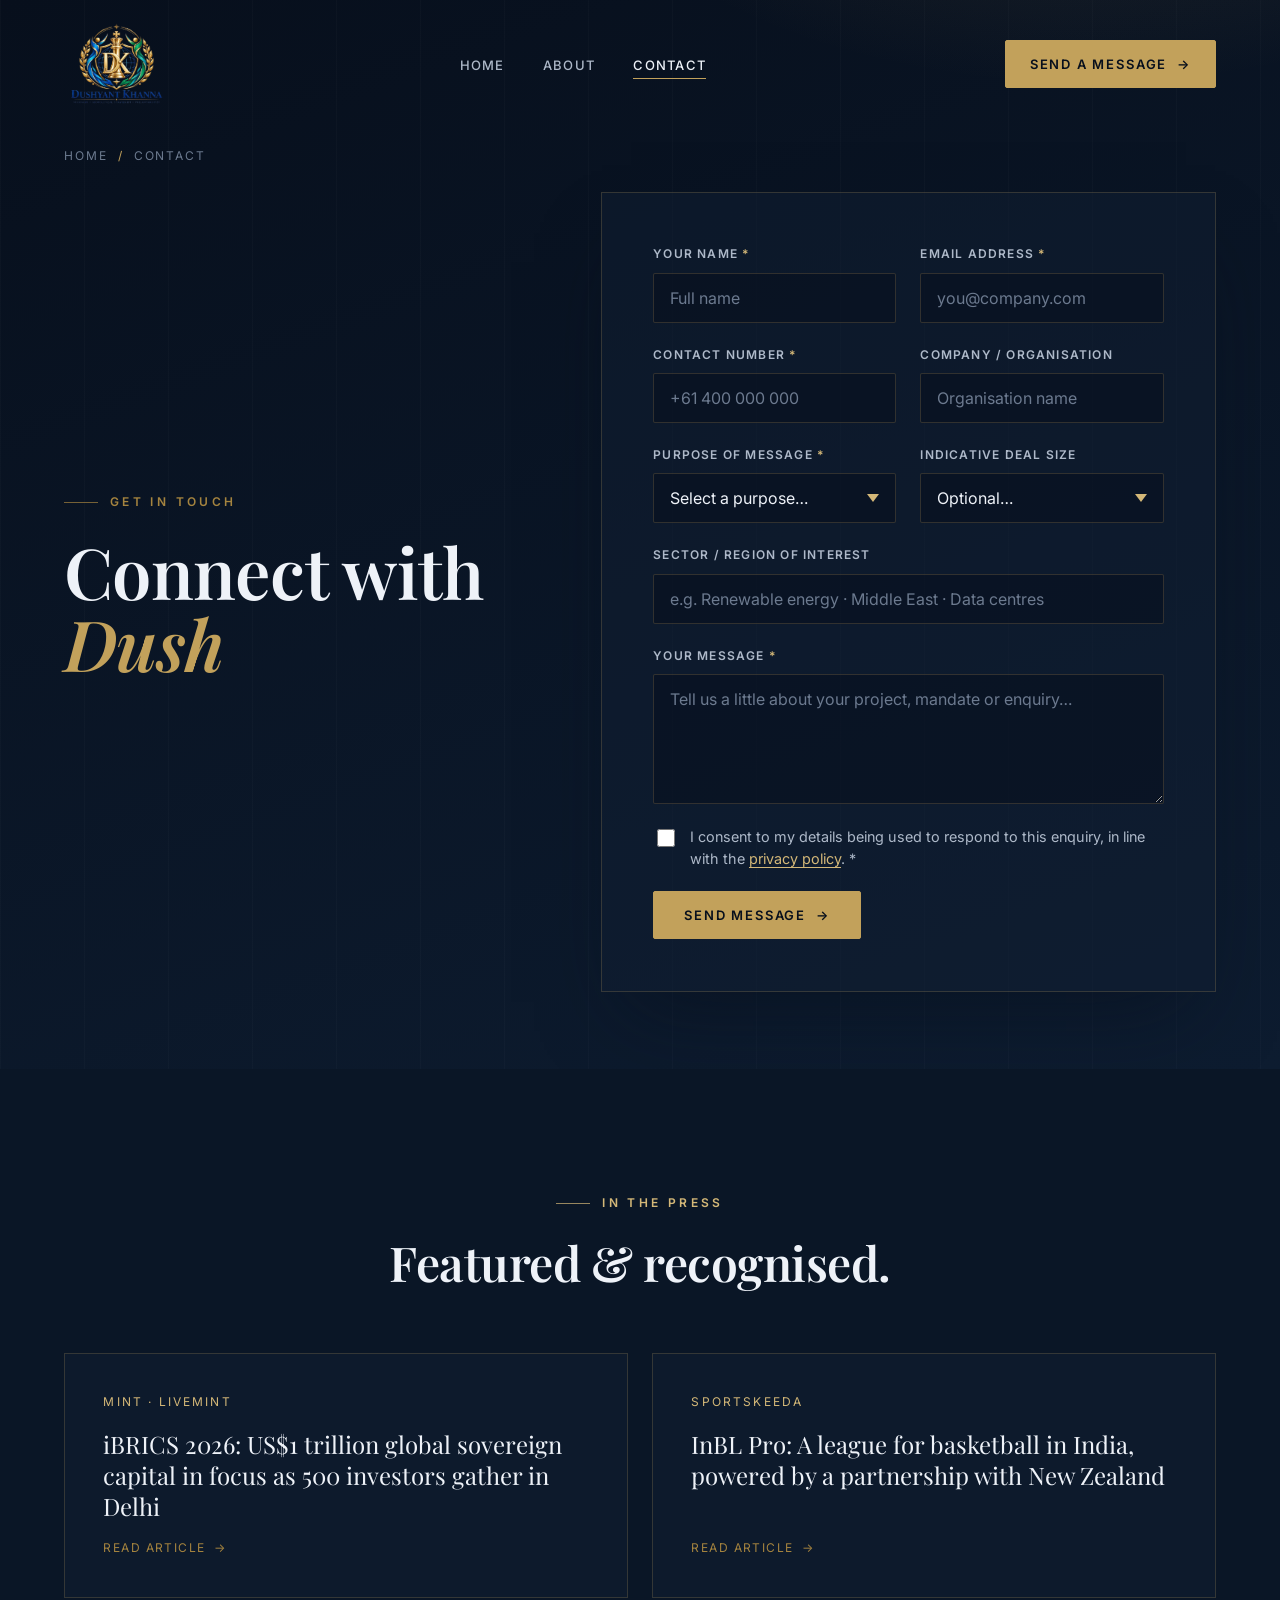
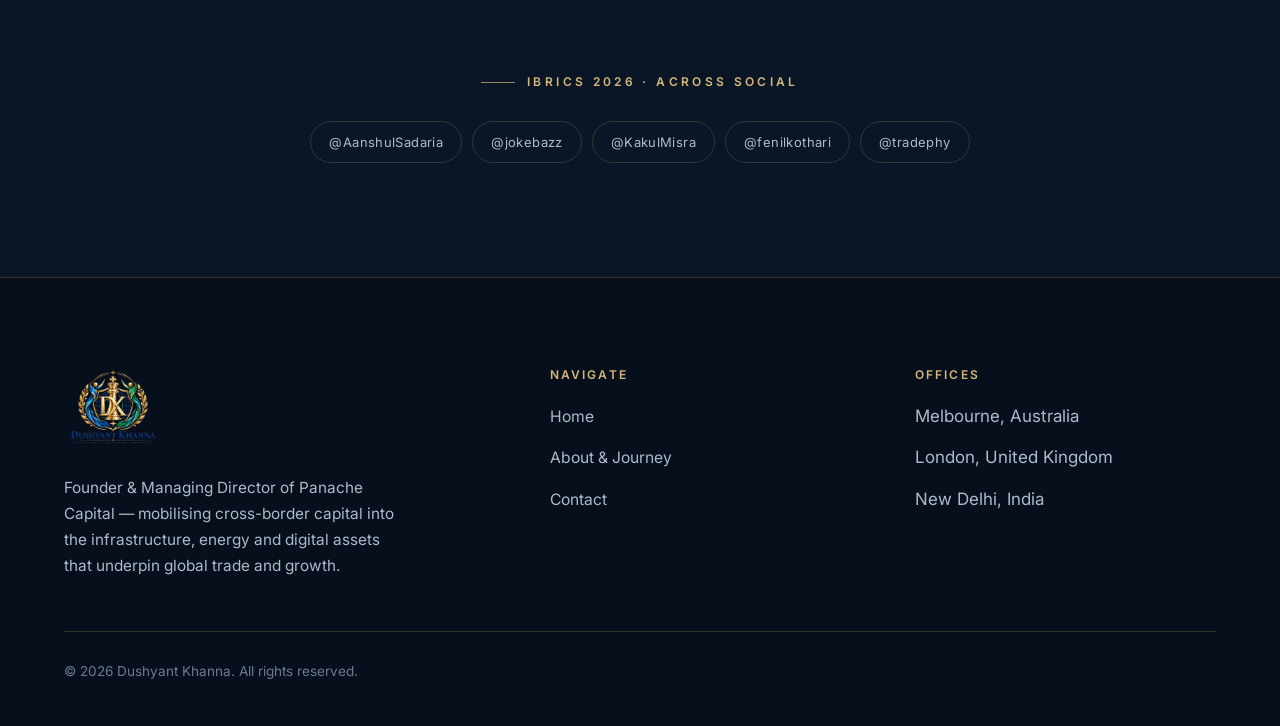
<file: contact.html>
<!DOCTYPE html>
<html lang="en">
<head>
  <meta charset="UTF-8" />
  <meta name="viewport" content="width=device-width, initial-scale=1.0" />
  <title>Contact Dushyant Khanna — Panache Capital · iBRICS 2026</title>
  <meta name="description" content="Contact Dushyant Khanna, Co-Chair of iBRICS 2026 and Founder & Managing Director of Panache Capital — for investment, partnership, speaking and media enquiries." />
  <meta name="keywords" content="contact Dushyant Khanna, Dushyant Khanna email, Dushyant Khanna Panache Capital contact, iBRICS 2026 contact, investment enquiry, Dush Khanna" />
  <meta name="author" content="Dushyant Khanna" />
  <meta name="robots" content="index, follow" />
  <link rel="canonical" href="https://dushyantkhanna.com/contact" />

  <!-- Open Graph -->
  <meta property="og:type" content="website" />
  <meta property="og:site_name" content="Dushyant Khanna" />
  <meta property="og:title" content="Contact Dushyant Khanna — Panache Capital · iBRICS 2026" />
  <meta property="og:description" content="Get in touch with Dushyant Khanna — for investment opportunities, partnerships, speaking engagements, iBRICS 2026 and media." />
  <meta property="og:url" content="https://dushyantkhanna.com/contact" />
  <meta property="og:image" content="https://dushyantkhanna.com/assets/og-image.jpg" />
  <meta property="og:image:width" content="1200" />
  <meta property="og:image:height" content="630" />

  <!-- Twitter -->
  <meta name="twitter:card" content="summary_large_image" />
  <meta name="twitter:title" content="Contact Dushyant Khanna" />
  <meta name="twitter:description" content="Get in touch with Dushyant Khanna — Panache Capital &amp; iBRICS 2026." />
  <meta name="twitter:image" content="https://dushyantkhanna.com/assets/og-image.jpg" />

  <link rel="icon" type="image/png" href="assets/favicon.png?v=2" />
  <link rel="apple-touch-icon" href="assets/favicon.png?v=2" />
  <link rel="preconnect" href="https://fonts.googleapis.com" />
  <link rel="preconnect" href="https://fonts.gstatic.com" crossorigin />
  <link href="https://fonts.googleapis.com/css2?family=Playfair+Display:ital,wght@0,500;0,600;0,700;1,500;1,600&family=Inter:wght@400;500;600&display=swap" rel="stylesheet" />
  <link rel="stylesheet" href="css/styles.css?v=12" />
</head>
<body>

  <!-- ==================  HEADER  ================== -->
  <header class="site-header">
    <div class="container container--wide">
      <nav class="nav" aria-label="Primary">
        <a class="brand" href="/" aria-label="Dushyant Khanna — home">
          <img class="brand__logo" src="assets/logo.png" alt="Dushyant Khanna" />
        </a>
        <ul class="nav__menu">
          <li><a class="nav__link" href="/">Home</a></li>
          <li><a class="nav__link" href="/about">About</a></li>
          <li><a class="nav__link" href="/contact" aria-current="page">Contact</a></li>
        </ul>
        <div class="nav__cta">
          <a class="btn" href="#contact-form">Send a message <span class="arrow">&rarr;</span></a>
        </div>
        <button class="nav__toggle" aria-label="Open menu" aria-expanded="false" aria-controls="mobile-nav">
          <span></span><span></span><span></span>
        </button>
      </nav>
    </div>
  </header>

  <div class="site-nav-mobile" id="mobile-nav">
    <ul>
      <li><a href="/">Home</a></li>
      <li><a href="/about">About</a></li>
      <li><a href="/contact" aria-current="page">Contact</a></li>
    </ul>
    <a class="btn" href="#contact-form">Send a message <span class="arrow">&rarr;</span></a>
  </div>

  <main>
    <!-- ==================  PAGE HERO  ================== -->
    <!-- ==================  CONTACT — HEADING + FORM SIDE BY SIDE  ================== -->
    <section class="page-hero contact-hero">
      <div class="container container--wide">
        <nav class="breadcrumb contact-breadcrumb reveal" aria-label="Breadcrumb">
          <a href="/">Home</a><span class="sep">/</span><span>Contact</span>
        </nav>
        <div class="contact-layout">
          <div class="contact-intro reveal">
            <p class="overline">Get in Touch</p>
            <h1 class="page-hero__title">
              Connect with <span class="accent">Dush</span>
            </h1>
          </div>
          <div class="reveal" data-delay="1">
            <div class="form-card">
              <form id="contact-form" novalidate>
                <div class="form-grid">
                  <div class="field">
                    <label for="fullname">Your Name <span class="req">*</span></label>
                    <input type="text" id="fullname" name="fullname" placeholder="Full name" required data-validate="text" />
                    <span class="error">Please enter your name.</span>
                  </div>

                  <div class="field">
                    <label for="email">Email Address <span class="req">*</span></label>
                    <input type="email" id="email" name="email" placeholder="you@company.com" required data-validate="email" />
                    <span class="error">Please enter a valid email address.</span>
                  </div>

                  <div class="field">
                    <label for="phone">Contact Number <span class="req">*</span></label>
                    <input type="tel" id="phone" name="phone" placeholder="+61 400 000 000" required data-validate="tel" />
                    <span class="error">Please enter a valid contact number.</span>
                  </div>

                  <div class="field">
                    <label for="company">Company / Organisation</label>
                    <input type="text" id="company" name="company" placeholder="Organisation name" />
                  </div>

                  <div class="field">
                    <label for="purpose">Purpose of Message <span class="req">*</span></label>
                    <select id="purpose" name="purpose" required data-validate="select">
                      <option value="" disabled selected>Select a purpose…</option>
                      <option>Investment Opportunity</option>
                      <option>Project Seeking Capital</option>
                      <option>Partnership / Joint Venture</option>
                      <option>iBRICS 2026 — Summit</option>
                      <option>Speaking Engagement</option>
                      <option>Media &amp; Press</option>
                      <option>General Enquiry</option>
                    </select>
                    <span class="error">Please select a purpose.</span>
                  </div>

                  <div class="field">
                    <label for="dealsize">Indicative Deal Size</label>
                    <select id="dealsize" name="dealsize">
                      <option value="" disabled selected>Optional…</option>
                      <option>Under US$10M</option>
                      <option>US$10M – US$50M</option>
                      <option>US$50M – US$250M</option>
                      <option>US$250M – US$1B</option>
                      <option>US$1B+</option>
                      <option>Not applicable</option>
                    </select>
                  </div>

                  <div class="field field--full">
                    <label for="region">Sector / Region of Interest</label>
                    <input type="text" id="region" name="region" placeholder="e.g. Renewable energy · Middle East · Data centres" />
                  </div>

                  <div class="field field--full">
                    <label for="message">Your Message <span class="req">*</span></label>
                    <textarea id="message" name="message" placeholder="Tell us a little about your project, mandate or enquiry…" required data-validate="textarea"></textarea>
                    <span class="error">Please include a short message (10+ characters).</span>
                  </div>

                  <label class="consent">
                    <input type="checkbox" id="consent" name="consent" required />
                    <span>I consent to my details being used to respond to this enquiry, in line with the
                      <a href="#">privacy policy</a>. <span class="req">*</span></span>
                  </label>

                  <div class="form-actions">
                    <button type="submit" class="btn">Send message <span class="arrow">&rarr;</span></button>
                  </div>
                </div>
              </form>

              <!-- Success state -->
              <div class="form-success" id="form-success" role="status" aria-live="polite">
                <div class="tick">
                  <svg width="30" height="30" viewBox="0 0 24 24" fill="none" stroke="currentColor" stroke-width="2"><path d="m20 6-11 11-5-5"/></svg>
                </div>
                <h3>Thank you — your message is on its way.</h3>
                <p>
                  Your enquiry has been received. The office will review your message
                  and respond personally, usually within 2–3 business days.
                </p>
              </div>
            </div>
          </div>
        </div>
      </div>
    </section>

    <!-- ==================  IN THE PRESS  ================== -->
    <section class="section bg-dark press-section">
      <div class="container container--wide">
        <div class="section-head section-head--center reveal">
          <p class="overline overline--center">In the Press</p>
          <h2 class="h2">Featured &amp; recognised.</h2>
        </div>

        <div class="press-grid">
          <a class="press-card reveal" href="https://www.livemint.com/economy/brics-summit-2026-1-trillion-global-sovereign-capital-in-focus-as-500-investors-gather-in-delhi-11788519555882.html" target="_blank" rel="noopener noreferrer">
            <span class="press-card__source">Mint &middot; Livemint</span>
            <span class="press-card__title">iBRICS 2026: US$1 trillion global sovereign capital in focus as 500 investors gather in Delhi</span>
            <span class="press-card__cta">Read article <span aria-hidden="true">&rarr;</span></span>
          </a>
          <a class="press-card reveal" data-delay="1" href="https://www.sportskeeda.com/sports/news-inbl-pro-a-league-basketball-india-powered-partnership-new-zealand" target="_blank" rel="noopener noreferrer">
            <span class="press-card__source">Sportskeeda</span>
            <span class="press-card__title">InBL Pro: A league for basketball in India, powered by a partnership with New Zealand</span>
            <span class="press-card__cta">Read article <span aria-hidden="true">&rarr;</span></span>
          </a>
        </div>

        <div class="social-strip reveal">
          <p class="overline overline--center">iBRICS 2026 &middot; Across Social</p>
          <div class="social-links">
            <a href="https://x.com/AanshulSadaria/status/2098411041101381992" target="_blank" rel="noopener noreferrer">@AanshulSadaria</a>
            <a href="https://x.com/jokebazz/status/2098413088806744111" target="_blank" rel="noopener noreferrer">@jokebazz</a>
            <a href="https://x.com/KakulMisra/status/2098411275147718868" target="_blank" rel="noopener noreferrer">@KakulMisra</a>
            <a href="https://x.com/fenilkothari/status/2098411705160380627" target="_blank" rel="noopener noreferrer">@fenilkothari</a>
            <a href="https://x.com/tradephy/status/2098413070569861292" target="_blank" rel="noopener noreferrer">@tradephy</a>
          </div>
        </div>
      </div>
    </section>
  </main>

  <!-- ==================  FOOTER  ================== -->
  <footer class="site-footer">
    <div class="container container--wide">
      <div class="footer-top">
        <div class="footer-brand">
          <a class="brand" href="/">
            <img class="brand__logo" src="assets/logo.png" alt="Dushyant Khanna" />
          </a>
          <p>
            Founder &amp; Managing Director of Panache Capital — mobilising cross-border
            capital into the infrastructure, energy and digital assets that underpin
            global trade and growth.
          </p>
        </div>
        <div class="footer-col">
          <h4>Navigate</h4>
          <ul>
            <li><a href="/">Home</a></li>
            <li><a href="/about">About &amp; Journey</a></li>
            <li><a href="/contact">Contact</a></li>
          </ul>
        </div>
        <div class="footer-col">
          <h4>Offices</h4>
          <ul>
            <li>Melbourne, Australia</li>
            <li>London, United Kingdom</li>
            <li>New Delhi, India</li>
          </ul>
        </div>
      </div>
      <div class="footer-bottom">
        <p>&copy; <span data-year>2026</span> Dushyant Khanna. All rights reserved.</p>
      </div>
    </div>
  </footer>

  <script src="js/main.js?v=11"></script>
</body>
</html>
</file>
<file: css/styles.css>
/* =========================================================================
   DUSHYANT KHANNA — Personal Brand Website
   Shared design system & styles
   Palette: Midnight Navy + Champagne Gold + Ivory
   Type: Playfair Display (editorial serif) + Inter (modern sans)
   ========================================================================= */

/* ----------  Design Tokens  ---------- */
:root {
  /* Brand colours */
  --navy-950: #070f1c;
  --navy-900: #0a1626;
  --navy-850: #0d1c30;
  --navy-800: #10233b;
  --navy-700: #16304f;
  --navy-600: #1e3d63;

  --ivory: #f8f5ee;
  --cream: #efe9dc;
  --paper: #ffffff;

  --gold: #c2a15b;
  --gold-bright: #d4b878;
  --gold-deep: #a5843f;

  --ink: #14202f;      /* primary text on light */
  --slate: #465468;    /* secondary text on light */
  --muted: #7c8798;    /* tertiary text */
  --line: #e4ddce;     /* hairlines on light */

  --on-dark: #eef2f8;         /* primary text on dark */
  --on-dark-soft: #aeb9c9;    /* secondary text on dark */
  --on-dark-faint: #6c7a8f;   /* tertiary text on dark */
  --line-dark: rgba(194, 161, 91, 0.22);

  /* Type */
  --serif: "Playfair Display", "Times New Roman", serif;
  --sans: "Inter", -apple-system, BlinkMacSystemFont, "Segoe UI", sans-serif;

  /* Rhythm */
  --container: 1180px;
  --container-wide: 1320px;
  --gutter: clamp(20px, 5vw, 64px);
  --section-y: clamp(72px, 9vw, 140px);

  --radius: 4px;
  --radius-lg: 8px;

  --shadow-sm: 0 2px 10px rgba(10, 22, 38, 0.06);
  --shadow-md: 0 18px 40px -18px rgba(10, 22, 38, 0.28);
  --shadow-lg: 0 40px 80px -30px rgba(7, 15, 28, 0.55);

  --ease: cubic-bezier(0.22, 1, 0.36, 1);
}

/* ----------  Reset & Base  ---------- */
*,
*::before,
*::after { box-sizing: border-box; }

html {
  scroll-behavior: smooth;
  -webkit-text-size-adjust: 100%;
}

body {
  margin: 0;
  font-family: var(--sans);
  font-size: 17px;
  line-height: 1.7;
  color: var(--ink);
  background: var(--ivory);
  -webkit-font-smoothing: antialiased;
  -moz-osx-font-smoothing: grayscale;
  overflow-x: hidden;
}

img { max-width: 100%; display: block; }

a { color: inherit; text-decoration: none; }

h1, h2, h3, h4 {
  font-family: var(--serif);
  font-weight: 600;
  line-height: 1.12;
  letter-spacing: -0.01em;
  margin: 0;
  color: var(--ink);
}

p { margin: 0 0 1.1em; }

::selection { background: var(--gold); color: var(--navy-950); }

/* ----------  Layout helpers  ---------- */
.container {
  width: 100%;
  max-width: var(--container);
  margin-inline: auto;
  padding-inline: var(--gutter);
}
.container--wide { max-width: var(--container-wide); }

.section { padding-block: var(--section-y); }
.section--tight { padding-block: clamp(56px, 6vw, 96px); }

.bg-dark { background: var(--navy-900); color: var(--on-dark); }
.bg-dark h1, .bg-dark h2, .bg-dark h3, .bg-dark h4,
.hero h1, .hero h2, .hero h3,
.page-hero h1, .page-hero h2, .page-hero h3,
.feature-band h1, .feature-band h2, .feature-band h3,
.cta-band h1, .cta-band h2, .cta-band h3 { color: var(--on-dark); }
.bg-cream { background: var(--cream); }
.bg-paper { background: var(--paper); }

/* ----------  Shared type components  ---------- */
.overline {
  display: inline-flex;
  align-items: center;
  gap: 12px;
  font-family: var(--sans);
  font-size: 12px;
  font-weight: 600;
  letter-spacing: 0.28em;
  text-transform: uppercase;
  color: var(--gold-deep);
  margin: 0 0 22px;
}
.bg-dark .overline { color: var(--gold-bright); }
.overline::before {
  content: "";
  width: 34px;
  height: 1px;
  background: currentColor;
  opacity: 0.7;
}
.overline--center { justify-content: center; }

.display {
  font-size: clamp(2.4rem, 6vw, 4.2rem);
  line-height: 1.05;
}
.h2 { font-size: clamp(2rem, 4vw, 3rem); }
.h3 { font-size: clamp(1.35rem, 2.4vw, 1.7rem); }

.lead {
  font-size: clamp(1.08rem, 1.6vw, 1.3rem);
  line-height: 1.65;
  color: var(--slate);
}
.bg-dark .lead { color: var(--on-dark-soft); }

.section-head { max-width: 720px; margin-bottom: clamp(40px, 5vw, 64px); }
.section-head--full { max-width: none; }
.section-head--center { margin-inline: auto; text-align: center; }

.text-gold { color: var(--gold); }

/* ----------  Buttons  ---------- */
.btn {
  --btn-bg: var(--gold);
  --btn-fg: var(--navy-950);
  display: inline-flex;
  align-items: center;
  gap: 10px;
  padding: 15px 30px;
  font-family: var(--sans);
  font-size: 13px;
  font-weight: 600;
  letter-spacing: 0.14em;
  text-transform: uppercase;
  background: var(--btn-bg);
  color: var(--btn-fg);
  border: 1px solid var(--btn-bg);
  border-radius: 2px;
  cursor: pointer;
  transition: transform 0.4s var(--ease), background 0.3s var(--ease),
    color 0.3s var(--ease), box-shadow 0.4s var(--ease);
}
.btn:hover {
  transform: translateY(-3px);
  box-shadow: 0 16px 30px -14px rgba(194, 161, 91, 0.6);
}
.btn .arrow { transition: transform 0.4s var(--ease); }
.btn:hover .arrow { transform: translateX(5px); }

.btn--ghost {
  --btn-bg: transparent;
  --btn-fg: var(--on-dark);
  border-color: var(--line-dark);
}
.btn--ghost:hover {
  background: rgba(194, 161, 91, 0.08);
  border-color: var(--gold);
  box-shadow: none;
}
.btn--outline-dark {
  --btn-bg: transparent;
  --btn-fg: var(--ink);
  border-color: rgba(20, 32, 47, 0.2);
}
.btn--outline-dark:hover {
  background: transparent;
  border-color: var(--gold);
  color: var(--gold-deep);
  box-shadow: none;
}

.textlink {
  display: inline-flex;
  align-items: center;
  gap: 8px;
  font-size: 13px;
  font-weight: 600;
  letter-spacing: 0.12em;
  text-transform: uppercase;
  color: var(--gold-deep);
  padding-bottom: 3px;
  border-bottom: 1px solid transparent;
  transition: border-color 0.3s var(--ease), gap 0.3s var(--ease);
}
.bg-dark .textlink { color: var(--gold-bright); }
.textlink:hover { border-color: currentColor; gap: 12px; }

/* ==========================================================================
   HEADER / NAV
   ========================================================================== */
.site-header {
  position: fixed;
  inset: 0 0 auto 0;
  z-index: 100;
  padding-block: 22px;
  transition: background 0.45s var(--ease), padding 0.45s var(--ease),
    box-shadow 0.45s var(--ease), border-color 0.45s var(--ease);
  border-bottom: 1px solid transparent;
}
.site-header.is-scrolled {
  background: rgba(9, 22, 38, 0.92);
  backdrop-filter: blur(14px);
  -webkit-backdrop-filter: blur(14px);
  padding-block: 14px;
  border-bottom-color: var(--line-dark);
}
/* On light (interior) pages the header starts solid */
.site-header--solid {
  background: rgba(9, 22, 38, 0.96);
  backdrop-filter: blur(14px);
  -webkit-backdrop-filter: blur(14px);
}

.nav {
  display: flex;
  align-items: center;
  justify-content: space-between;
  gap: 24px;
}

.brand {
  display: inline-flex;
  align-items: center;
  gap: 14px;
  color: var(--on-dark);
}
.brand__mark {
  width: 44px;
  height: 44px;
  display: grid;
  place-items: center;
  border: 1px solid var(--gold);
  color: var(--gold);
  font-family: var(--serif);
  font-size: 19px;
  font-weight: 600;
  letter-spacing: 0.02em;
  flex: none;
  transition: background 0.4s var(--ease), color 0.4s var(--ease);
}
.brand:hover .brand__mark { background: var(--gold); color: var(--navy-950); }
.brand__logo { height: clamp(50px, 6.2vw, 68px); width: auto; display: block; }
/* Header shows a crest-focused crop of the logo (name/tagline trimmed) for prominence */
.site-header .brand__logo {
  height: clamp(64px, 6.8vw, 84px);
  width: auto;
}
.footer-brand .brand__logo { height: 78px; }
.brand__text { display: flex; flex-direction: column; line-height: 1.1; }
.brand__name {
  font-family: var(--serif);
  font-size: 18px;
  font-weight: 600;
  letter-spacing: 0.02em;
}
.brand__role {
  font-size: 10px;
  font-weight: 600;
  letter-spacing: 0.2em;
  text-transform: uppercase;
  color: var(--gold-bright);
}

.nav__menu {
  display: flex;
  align-items: center;
  gap: 38px;
  list-style: none;
  margin: 0;
  padding: 0;
}
.nav__link {
  position: relative;
  font-size: 13px;
  font-weight: 500;
  letter-spacing: 0.1em;
  text-transform: uppercase;
  color: var(--on-dark-soft);
  padding-block: 6px;
  transition: color 0.3s var(--ease);
}
.nav__link::after {
  content: "";
  position: absolute;
  left: 0; bottom: 0;
  width: 100%;
  height: 1px;
  background: var(--gold);
  transform: scaleX(0);
  transform-origin: left;
  transition: transform 0.4s var(--ease);
}
.nav__link:hover,
.nav__link[aria-current="page"] { color: var(--on-dark); }
.nav__link:hover::after,
.nav__link[aria-current="page"]::after { transform: scaleX(1); }

.nav__cta { margin-left: 8px; }
.nav__cta .btn { padding: 12px 24px; }

/* Mobile toggle */
.nav__toggle {
  display: none;
  width: 44px; height: 44px;
  border: none;
  background: transparent;
  cursor: pointer;
  padding: 0;
  position: relative;
  z-index: 120;
}
.nav__toggle span {
  position: absolute;
  left: 9px; right: 9px;
  height: 1.5px;
  background: var(--on-dark);
  transition: transform 0.4s var(--ease), opacity 0.3s var(--ease);
}
.nav__toggle span:nth-child(1) { top: 15px; }
.nav__toggle span:nth-child(2) { top: 22px; }
.nav__toggle span:nth-child(3) { top: 29px; }
body.nav-open .nav__toggle span:nth-child(1) { transform: translateY(7px) rotate(45deg); }
body.nav-open .nav__toggle span:nth-child(2) { opacity: 0; }
body.nav-open .nav__toggle span:nth-child(3) { transform: translateY(-7px) rotate(-45deg); }

/* ==========================================================================
   HERO
   ========================================================================== */
.hero {
  position: relative;
  min-height: 100svh;
  display: flex;
  align-items: center;
  padding-top: 120px;
  padding-bottom: 60px;
  background:
    radial-gradient(1200px 600px at 82% -10%, rgba(194, 161, 91, 0.16), transparent 60%),
    radial-gradient(900px 500px at 0% 110%, rgba(30, 61, 99, 0.5), transparent 55%),
    linear-gradient(160deg, var(--navy-950), var(--navy-850) 55%, var(--navy-900));
  color: var(--on-dark);
  overflow: hidden;
}
.hero::before {
  /* fine engraved lines texture */
  content: "";
  position: absolute; inset: 0;
  background-image: repeating-linear-gradient(
    90deg, rgba(255,255,255,0.02) 0 1px, transparent 1px 84px);
  pointer-events: none;
}
.hero__inner {
  position: relative;
  display: grid;
  grid-template-columns: 1.15fr 0.85fr;
  gap: clamp(32px, 6vw, 80px);
  align-items: center;
  width: 100%;
}
.hero__eyebrow {
  color: var(--gold-bright);
  margin-bottom: 26px;
}
.hero__title {
  font-size: clamp(2.9rem, 7vw, 5.4rem);
  line-height: 1.02;
  letter-spacing: -0.02em;
  margin-bottom: 22px;
}
.hero__title .accent { font-style: italic; color: var(--gold); }
.hero__subtitle {
  font-family: var(--sans);
  font-size: clamp(0.95rem, 1.4vw, 1.05rem);
  font-weight: 500;
  letter-spacing: 0.16em;
  text-transform: uppercase;
  color: var(--on-dark-soft);
  margin-bottom: 30px;
}
.hero__subtitle .divider { color: var(--gold); margin-inline: 12px; }
.hero__desc {
  max-width: 540px;
  font-size: 1.12rem;
  color: var(--on-dark-soft);
  margin-bottom: 38px;
}
.hero__actions { display: flex; flex-wrap: wrap; gap: 16px; }

/* Portrait */
.hero__portrait { position: relative; justify-self: center; }
.portrait-frame {
  position: relative;
  width: min(400px, 78vw);
  aspect-ratio: 4 / 5;
}
.portrait-frame img {
  width: 100%; height: 100%;
  object-fit: cover;
  position: relative;
  z-index: 2;
  filter: grayscale(0.12) contrast(1.02);
}
.portrait-frame::before {
  content: "";
  position: absolute;
  inset: 10px -10px -10px 10px;
  border: 1px solid var(--gold);
  z-index: 1;
}
.portrait-frame::after {
  content: "";
  position: absolute;
  inset: 0;
  box-shadow: inset 0 0 0 1px rgba(255,255,255,0.08);
  z-index: 3;
  pointer-events: none;
}
.portrait-badge {
  position: absolute;
  left: -26px; bottom: 34px;
  z-index: 4;
  background: var(--navy-950);
  border: 1px solid var(--line-dark);
  padding: 14px 20px;
  display: flex;
  flex-direction: column;
  box-shadow: var(--shadow-lg);
}
.portrait-badge strong {
  font-family: var(--serif);
  font-size: 1.5rem;
  color: var(--gold);
  line-height: 1;
}
.portrait-badge span {
  font-size: 10px;
  letter-spacing: 0.18em;
  text-transform: uppercase;
  color: var(--on-dark-soft);
  margin-top: 6px;
}

.hero__scroll {
  position: absolute;
  left: 50%; bottom: 26px;
  transform: translateX(-50%);
  display: flex;
  flex-direction: column;
  align-items: center;
  gap: 10px;
  font-size: 10px;
  letter-spacing: 0.24em;
  text-transform: uppercase;
  color: var(--on-dark-faint);
}
.hero__scroll .line {
  width: 1px; height: 46px;
  background: linear-gradient(var(--gold), transparent);
  animation: scrollLine 2.4s var(--ease) infinite;
}
@keyframes scrollLine {
  0% { transform: scaleY(0); transform-origin: top; }
  40% { transform: scaleY(1); transform-origin: top; }
  60% { transform: scaleY(1); transform-origin: bottom; }
  100% { transform: scaleY(0); transform-origin: bottom; }
}

/* ==========================================================================
   STATS STRIP
   ========================================================================== */
.stats {
  display: grid;
  grid-template-columns: repeat(4, 1fr);
  border-top: 1px solid var(--line-dark);
  border-bottom: 1px solid var(--line-dark);
}
.stat {
  padding: clamp(32px, 4vw, 52px) 28px;
  text-align: center;
  border-right: 1px solid var(--line-dark);
}
.stat:last-child { border-right: none; }
.stat__num {
  font-family: var(--serif);
  font-size: clamp(2.2rem, 4vw, 3.2rem);
  color: var(--gold);
  line-height: 1;
  letter-spacing: -0.01em;
}
.stat__label {
  margin-top: 14px;
  font-size: 12px;
  letter-spacing: 0.16em;
  text-transform: uppercase;
  color: var(--on-dark-soft);
}

/* ==========================================================================
   INTRO / SPLIT
   ========================================================================== */
.split {
  display: grid;
  grid-template-columns: 0.9fr 1.1fr;
  gap: clamp(40px, 6vw, 90px);
  align-items: center;
}
.split--reverse .split__media { order: 2; }

.figure {
  position: relative;
}
.figure img {
  width: 100%;
  aspect-ratio: 4 / 5;
  object-fit: cover;
}
.figure__tag {
  position: absolute;
  bottom: 0; left: 0;
  transform: translateY(50%);
  background: var(--navy-900);
  color: var(--on-dark);
  padding: 20px 26px;
  max-width: 78%;
  box-shadow: var(--shadow-md);
}
.figure__tag .k {
  font-family: var(--serif);
  font-size: 1.7rem;
  color: var(--gold);
}
.figure__tag .v {
  font-size: 12px;
  letter-spacing: 0.14em;
  text-transform: uppercase;
  color: var(--on-dark-soft);
}
.figure--framed::after {
  content: "";
  position: absolute;
  inset: -9px -9px 9px 9px;
  border: 1px solid var(--gold);
  z-index: -1;
}

.pull-quote {
  font-family: var(--serif);
  font-size: clamp(1.4rem, 2.6vw, 2rem);
  line-height: 1.4;
  color: var(--ink);
  font-style: italic;
  padding-left: 26px;
  border-left: 2px solid var(--gold);
}
.bg-dark .pull-quote { color: var(--on-dark); }

/* ==========================================================================
   FOCUS / SERVICE CARDS
   ========================================================================== */
.grid { display: grid; gap: 1px; }
.grid--3 { grid-template-columns: repeat(3, 1fr); }
.grid--2 { grid-template-columns: repeat(2, 1fr); }

.card-grid {
  display: grid;
  grid-template-columns: repeat(auto-fit, minmax(260px, 1fr));
  gap: clamp(16px, 2vw, 26px);
}

.card {
  position: relative;
  padding: clamp(20px, 3.4vw, 24px);
  background: var(--paper);
  border: 1px solid var(--line);
  transition: transform 0.5s var(--ease), box-shadow 0.5s var(--ease),
    border-color 0.5s var(--ease);
  overflow: hidden;
}
.card::before {
  content: "";
  position: absolute;
  left: 0; top: 0;
  width: 100%; height: 3px;
  background: var(--gold);
  transform: scaleX(0);
  transform-origin: left;
  transition: transform 0.5s var(--ease);
}
.card:hover {
  transform: translateY(-6px);
  box-shadow: var(--shadow-md);
  border-color: transparent;
}
.card:hover::before { transform: scaleX(1); }
.card__num {
  font-family: var(--serif);
  font-size: 1rem;
  color: var(--gold-deep);
  letter-spacing: 0.1em;
}
.card__title {
  font-size: 1.4rem;
  margin: 16px 0 12px;
}
.card__text {
  font-size: 0.98rem;
  color: var(--slate);
  margin: 0;
}
.card__icon {
  width: 46px; height: 46px;
  display: grid; place-items: center;
  border: 1px solid var(--gold);
  color: var(--gold-deep);
  margin-bottom: 22px;
}
.card__icon svg { width: 22px; height: 22px; }

/* Ventures (dark cards) */
.venture {
  position: relative;
  padding: clamp(32px, 3.2vw, 44px);
  background: var(--navy-850);
  border: 1px solid var(--line-dark);
  color: var(--on-dark);
  display: flex;
  flex-direction: column;
  min-height: 300px;
  transition: transform 0.5s var(--ease), background 0.5s var(--ease);
}
.venture:hover { transform: translateY(-6px); background: var(--navy-800); }
.venture__label {
  font-size: 11px;
  letter-spacing: 0.2em;
  text-transform: uppercase;
  color: var(--gold-bright);
  margin-bottom: 20px;
}
.venture__name { font-size: 1.7rem; margin-bottom: 14px; }
.venture__role {
  font-size: 12px;
  letter-spacing: 0.12em;
  text-transform: uppercase;
  color: var(--on-dark-faint);
  margin-bottom: 18px;
}
.venture__text { color: var(--on-dark-soft); font-size: 0.98rem; margin: 0 0 auto; }
.venture__meta {
  margin-top: 26px;
  padding-top: 20px;
  border-top: 1px solid var(--line-dark);
  font-size: 13px;
  letter-spacing: 0.08em;
  text-transform: uppercase;
  color: var(--gold);
}

/* ==========================================================================
   iBRICS FEATURE BAND
   ========================================================================== */
.feature-band {
  position: relative;
  background:
    radial-gradient(800px 400px at 90% 0%, rgba(194,161,91,0.14), transparent 60%),
    linear-gradient(120deg, var(--navy-950), var(--navy-800));
  color: var(--on-dark);
  overflow: hidden;
}
.feature-band__inner {
  display: grid;
  grid-template-columns: 1fr 0.8fr;
  gap: clamp(36px, 5vw, 72px);
  align-items: center;
}
.feature-band__facts {
  display: grid;
  grid-template-columns: 1fr 1fr;
  gap: 1px;
  background: var(--line-dark);
  border: 1px solid var(--line-dark);
}
.fact {
  background: var(--navy-900);
  padding: 26px 24px;
}
.fact strong {
  display: block;
  font-family: var(--serif);
  font-size: 1.5rem;
  color: var(--gold);
  line-height: 1;
}
.fact span {
  display: block;
  margin-top: 8px;
  font-size: 12px;
  letter-spacing: 0.1em;
  text-transform: uppercase;
  color: var(--on-dark-soft);
}

/* ==========================================================================
   TIMELINE (About page)
   ========================================================================== */
.timeline {
  position: relative;
  max-width: 860px;
  margin-inline: auto;
}
.timeline::before {
  content: "";
  position: absolute;
  left: 15px; top: 8px; bottom: 8px;
  width: 1px;
  background: linear-gradient(var(--gold), var(--line));
}
.tl-item {
  position: relative;
  padding: 0 0 clamp(38px, 5vw, 58px) 56px;
}
.tl-item:last-child { padding-bottom: 0; }
.tl-item::before {
  content: "";
  position: absolute;
  left: 8px; top: 6px;
  width: 15px; height: 15px;
  border-radius: 50%;
  background: var(--navy-900);
  border: 2px solid var(--gold);
  box-shadow: 0 0 0 6px var(--ivory);
}
.tl-phase {
  font-size: 12px;
  font-weight: 600;
  letter-spacing: 0.2em;
  text-transform: uppercase;
  color: var(--gold-deep);
  margin-bottom: 10px;
}
.tl-title { font-size: clamp(1.35rem, 2.4vw, 1.75rem); margin-bottom: 12px; }
.tl-text { color: var(--slate); margin: 0; }

/* Values / principles list */
.principles { display: grid; grid-template-columns: repeat(2, 1fr); gap: 1px; background: var(--line); border: 1px solid var(--line); }
.principle { background: var(--paper); padding: clamp(28px, 3vw, 40px); }
.principle__no { font-family: var(--serif); color: var(--gold); font-size: 1.1rem; }
.principle__title { font-size: 1.25rem; margin: 12px 0 10px; }
.principle__text { color: var(--slate); font-size: 0.96rem; margin: 0; }

/* ==========================================================================
   CONTACT PAGE
   ========================================================================== */
.contact-layout {
  display: grid;
  grid-template-columns: 1fr 1.3fr;
  gap: clamp(36px, 5vw, 72px);
  align-items: center;
}
/* Contact hero sits closer to the header — less empty space above the form */
.page-hero.contact-hero { padding-top: clamp(118px, 12vw, 146px); padding-bottom: clamp(48px, 6vw, 80px); }
.contact-breadcrumb { margin-bottom: clamp(22px, 3vw, 40px); }

/* In the Press (contact page) */
.press-grid {
  display: grid;
  grid-template-columns: repeat(2, 1fr);
  gap: clamp(16px, 2vw, 24px);
}
.press-card {
  display: flex;
  flex-direction: column;
  gap: 16px;
  padding: clamp(26px, 3vw, 40px);
  background: rgba(16, 30, 51, 0.5);
  border: 1px solid var(--line-dark);
  min-height: 210px;
  transition: transform 0.5s var(--ease), border-color 0.5s var(--ease), background 0.5s var(--ease);
}
.press-card:hover { transform: translateY(-6px); border-color: var(--gold); background: rgba(20, 35, 59, 0.6); }
.press-card__source {
  font-size: 12px; letter-spacing: 0.18em; text-transform: uppercase; color: var(--gold-bright);
}
.press-card__title {
  font-family: var(--serif); font-size: clamp(1.15rem, 1.9vw, 1.5rem);
  line-height: 1.3; color: var(--on-dark);
}
.press-card__cta {
  margin-top: auto;
  display: inline-flex; align-items: center; gap: 8px;
  font-size: 12px; letter-spacing: 0.12em; text-transform: uppercase; color: var(--gold-deep);
  transition: gap 0.3s var(--ease), color 0.3s var(--ease);
}
.press-card:hover .press-card__cta { color: var(--gold-bright); gap: 12px; }

.social-strip { margin-top: clamp(44px, 5vw, 68px); text-align: center; }
.social-links {
  display: flex; flex-wrap: wrap; justify-content: center; gap: 10px; margin-top: 6px;
}
.social-links a {
  font-size: 13px; letter-spacing: 0.03em; color: var(--on-dark-soft);
  padding: 9px 18px; border: 1px solid var(--line-dark); border-radius: 999px;
  transition: border-color 0.3s var(--ease), color 0.3s var(--ease), transform 0.3s var(--ease);
}
.social-links a:hover { border-color: var(--gold); color: var(--gold-bright); transform: translateY(-2px); }

@media (max-width: 700px) {
  .press-grid { grid-template-columns: 1fr; }
}

.contact-aside .overline { color: var(--gold-bright); }
.contact-channels { list-style: none; margin: 34px 0 0; padding: 0; }
.contact-channels li {
  display: flex;
  gap: 18px;
  padding: 22px 0;
  border-top: 1px solid var(--line-dark);
}
.contact-channels li:last-child { border-bottom: 1px solid var(--line-dark); }
.contact-channels .ci {
  width: 42px; height: 42px; flex: none;
  display: grid; place-items: center;
  border: 1px solid var(--line-dark);
  color: var(--gold-bright);
}
.contact-channels .ci svg { width: 19px; height: 19px; }
.contact-channels .cl {
  font-size: 11px; letter-spacing: 0.16em; text-transform: uppercase;
  color: var(--on-dark-faint); margin-bottom: 4px;
}
.contact-channels .cv { color: var(--on-dark); font-size: 1.02rem; }

.offices {
  display: grid;
  grid-template-columns: repeat(3, 1fr);
  gap: 1px;
  margin-top: 36px;
  background: var(--line-dark);
  border: 1px solid var(--line-dark);
}
.office { background: var(--navy-900); padding: 22px 20px; }
.office__city {
  font-family: var(--serif); font-size: 1.2rem; color: var(--gold);
}
.office__region {
  font-size: 11px; letter-spacing: 0.14em; text-transform: uppercase;
  color: var(--on-dark-soft); margin-top: 6px;
}

/* Form */
.form-card {
  background: rgba(16, 30, 51, 0.5);
  border: 1px solid var(--line-dark);
  padding: clamp(28px, 4vw, 52px);
  box-shadow: var(--shadow-lg);
  backdrop-filter: blur(10px);
  -webkit-backdrop-filter: blur(10px);
}
.form-grid {
  display: grid;
  grid-template-columns: 1fr 1fr;
  gap: 22px 24px;
}
.field { display: flex; flex-direction: column; gap: 8px; }
.field--full { grid-column: 1 / -1; }
.field label {
  font-size: 12px;
  font-weight: 600;
  letter-spacing: 0.1em;
  text-transform: uppercase;
  color: var(--on-dark-soft);
}
.field label .req { color: var(--gold-bright); }
.field input,
.field select,
.field textarea {
  font-family: var(--sans);
  font-size: 1rem;
  color: var(--on-dark);
  background: rgba(7, 15, 28, 0.5);
  border: 1px solid var(--line-dark);
  border-radius: 2px;
  padding: 14px 16px;
  transition: border-color 0.3s var(--ease), box-shadow 0.3s var(--ease),
    background 0.3s var(--ease);
  width: 100%;
}
.field textarea { resize: vertical; min-height: 130px; }
.field select { appearance: none; cursor: pointer;
  background-image: url("data:image/svg+xml,%3Csvg xmlns='http://www.w3.org/2000/svg' width='12' height='8' viewBox='0 0 12 8'%3E%3Cpath fill='%23d4b878' d='M6 8 0 0h12z'/%3E%3C/svg%3E");
  background-repeat: no-repeat;
  background-position: right 16px center;
  padding-right: 40px;
}
.field select option { background: var(--navy-850); color: var(--on-dark); }
.field input:focus,
.field select:focus,
.field textarea:focus {
  outline: none;
  border-color: var(--gold);
  background: rgba(7, 15, 28, 0.72);
  box-shadow: 0 0 0 3px rgba(194, 161, 91, 0.16);
}
.field input::placeholder,
.field textarea::placeholder { color: var(--on-dark-faint); }

.field.invalid input,
.field.invalid select,
.field.invalid textarea { border-color: #e07a5f; background: rgba(224, 122, 95, 0.1); }
.field .error {
  font-size: 12px; color: #e79a86; letter-spacing: 0.02em;
  text-transform: none; font-weight: 500; display: none;
}
.field.invalid .error { display: block; }

.consent {
  grid-column: 1 / -1;
  display: flex;
  gap: 12px;
  align-items: flex-start;
  font-size: 0.9rem;
  color: var(--on-dark-soft);
  line-height: 1.5;
}
.consent input { width: 18px; height: 18px; margin-top: 3px; flex: none; accent-color: var(--gold); }
.consent a { color: var(--gold-bright); border-bottom: 1px solid currentColor; }

.form-actions {
  grid-column: 1 / -1;
  display: flex;
  align-items: center;
  gap: 20px;
  flex-wrap: wrap;
}
.form-note { font-size: 0.85rem; color: var(--muted); margin: 0; }

.form-success {
  display: none;
  text-align: center;
  padding: 40px 10px;
}
.form-success.show { display: block; animation: fadeUp 0.6s var(--ease); }
.form-success .tick {
  width: 64px; height: 64px; margin: 0 auto 22px;
  border-radius: 50%;
  display: grid; place-items: center;
  background: rgba(194,161,91,0.12);
  border: 1px solid var(--gold);
  color: var(--gold-deep);
}
.form-success h3 { font-size: 1.7rem; margin-bottom: 12px; color: var(--on-dark); }
.form-success p { color: var(--on-dark-soft); max-width: 420px; margin-inline: auto; }
form.hide { display: none; }

/* ==========================================================================
   PAGE HERO (interior pages)
   ========================================================================== */
.page-hero {
  position: relative;
  padding-top: clamp(150px, 18vw, 220px);
  padding-bottom: clamp(60px, 8vw, 96px);
  background:
    radial-gradient(900px 500px at 85% -20%, rgba(194,161,91,0.14), transparent 60%),
    linear-gradient(160deg, var(--navy-950), var(--navy-850));
  color: var(--on-dark);
  overflow: hidden;
}
.page-hero::before {
  content: "";
  position: absolute; inset: 0;
  background-image: repeating-linear-gradient(90deg, rgba(255,255,255,0.02) 0 1px, transparent 1px 84px);
}
.page-hero__inner { position: relative; max-width: 780px; }
.page-hero__title { font-size: clamp(2.6rem, 6vw, 4.4rem); line-height: 1.03; margin-bottom: 22px; }
.page-hero__title .accent { font-style: italic; color: var(--gold); }
.page-hero__desc { font-size: 1.15rem; color: var(--on-dark-soft); max-width: 620px; }
.breadcrumb {
  display: flex; gap: 10px; align-items: center;
  font-size: 12px; letter-spacing: 0.16em; text-transform: uppercase;
  color: var(--on-dark-faint); margin-bottom: 26px;
}
.breadcrumb a:hover { color: var(--gold-bright); }
.breadcrumb .sep { color: var(--gold); }

/* ==========================================================================
   CTA BAND
   ========================================================================== */
.cta-band {
  background:
    radial-gradient(700px 360px at 15% 120%, rgba(194,161,91,0.16), transparent 55%),
    linear-gradient(120deg, var(--navy-900), var(--navy-800));
  color: var(--on-dark);
  text-align: center;
}
.cta-band__title { font-size: clamp(2rem, 4.4vw, 3.2rem); margin-bottom: 20px; }
.cta-band__title .accent { font-style: italic; color: var(--gold); }
.cta-band p { color: var(--on-dark-soft); max-width: 560px; margin: 0 auto 34px; }

/* ==========================================================================
   FOOTER
   ========================================================================== */
.site-footer {
  background: var(--navy-950);
  color: var(--on-dark-soft);
  padding-top: clamp(60px, 7vw, 90px);
  border-top: 1px solid var(--line-dark);
}
.footer-top {
  display: grid;
  grid-template-columns: 1.4fr 1fr 1fr;
  gap: clamp(32px, 5vw, 64px);
  padding-bottom: 52px;
  border-bottom: 1px solid var(--line-dark);
}
.footer-brand .brand__name { font-size: 22px; color: var(--on-dark); }
.footer-brand p { margin: 20px 0 0; max-width: 340px; font-size: 0.96rem; }
.footer-col h4 {
  font-family: var(--sans);
  font-size: 12px; letter-spacing: 0.18em; text-transform: uppercase;
  color: var(--gold-bright); margin-bottom: 20px;
}
.footer-col ul { list-style: none; margin: 0; padding: 0; }
.footer-col li { margin-bottom: 13px; }
.footer-col a { font-size: 0.98rem; transition: color 0.3s var(--ease); }
.footer-col a:hover { color: var(--gold-bright); }
.footer-bottom {
  display: flex;
  justify-content: space-between;
  align-items: center;
  gap: 16px;
  flex-wrap: wrap;
  padding-block: 28px;
  font-size: 0.85rem;
  color: var(--on-dark-faint);
}
.footer-bottom .socials { display: flex; gap: 10px; }
.footer-bottom .socials a {
  width: 38px; height: 38px;
  display: grid; place-items: center;
  border: 1px solid var(--line-dark);
  color: var(--on-dark-soft);
  transition: all 0.3s var(--ease);
}
.footer-bottom .socials a:hover { border-color: var(--gold); color: var(--gold-bright); transform: translateY(-2px); }
.footer-bottom .socials svg { width: 17px; height: 17px; }

/* ==========================================================================
   SCROLL REVEAL
   ========================================================================== */
.reveal {
  opacity: 0;
  transform: translateY(28px);
  transition: opacity 0.8s var(--ease), transform 0.8s var(--ease);
  will-change: opacity, transform;
}
.reveal.in { opacity: 1; transform: none; }
.reveal[data-delay="1"] { transition-delay: 0.08s; }
.reveal[data-delay="2"] { transition-delay: 0.16s; }
.reveal[data-delay="3"] { transition-delay: 0.24s; }
.reveal[data-delay="4"] { transition-delay: 0.32s; }

@keyframes fadeUp {
  from { opacity: 0; transform: translateY(18px); }
  to { opacity: 1; transform: none; }
}

/* ==========================================================================
   RESPONSIVE
   ========================================================================== */
@media (max-width: 1024px) {
  .hero__inner { grid-template-columns: 1fr; }
  .hero__portrait { display: none; }
  .hero { min-height: auto; padding-top: 150px; padding-bottom: 90px; }
  .feature-band__inner { grid-template-columns: 1fr; }
  .contact-layout { grid-template-columns: 1fr; }
  .split { grid-template-columns: 1fr; }
  .split--reverse .split__media { order: 0; }
  .figure__tag { position: static; transform: none; margin-top: 20px; max-width: none; }
  .figure--framed::after { display: none; }
}

@media (max-width: 760px) {
  body { font-size: 16px; }
  .nav__menu,
  .nav__cta { display: none; }
  .nav__toggle { display: block; }

  .site-nav-mobile {
    position: fixed;
    inset: 0;
    z-index: 110;
    background: linear-gradient(160deg, var(--navy-950), var(--navy-850));
    display: flex;
    flex-direction: column;
    justify-content: center;
    padding: var(--gutter);
    transform: translateX(100%);
    transition: transform 0.5s var(--ease);
  }
  body.nav-open .site-nav-mobile { transform: none; }
  .site-nav-mobile ul { list-style: none; margin: 0 0 40px; padding: 0; }
  .site-nav-mobile li { overflow: hidden; }
  .site-nav-mobile ul a {
    display: block;
    font-family: var(--serif);
    font-size: 2rem;
    color: var(--on-dark);
    padding: 12px 0;
    border-bottom: 1px solid var(--line-dark);
  }
  .site-nav-mobile ul a[aria-current="page"] { color: var(--gold); }
  /* The CTA keeps its normal button styling — compact, not a giant menu link */
  .site-nav-mobile .btn {
    align-self: flex-start;
    font-size: 12px;
    letter-spacing: 0.12em;
    padding: 13px 26px 13px 32px;
  }

  .stats { grid-template-columns: 1fr 1fr; }
  .stat:nth-child(2) { border-right: none; }
  .stat:nth-child(1), .stat:nth-child(2) { border-bottom: 1px solid var(--line-dark); }
  .grid--3, .grid--2 { grid-template-columns: 1fr; }
  .principles { grid-template-columns: 1fr; }
  .form-grid { grid-template-columns: 1fr; }
  .feature-band__facts { grid-template-columns: 1fr; }
  .offices { grid-template-columns: 1fr; }
  .footer-top { grid-template-columns: 1fr; }
  .footer-bottom { flex-direction: column; text-align: center; }
}

@media (min-width: 761px) { .site-nav-mobile { display: none; } }

@media (prefers-reduced-motion: reduce) {
  * { animation: none !important; transition-duration: 0.01ms !important; }
  .reveal { opacity: 1; transform: none; }
}

/* ==========================================================================
   PHOTOGRAPHY — placements added with real imagery
   ========================================================================== */
/* Hero: full-length studio portrait — bias crop toward the face */
.portrait-frame img { object-position: 50% 12%; }
/* Interior figures crop from the centre */
.figure img { object-position: 50% 30%; }

/* iBRICS feature band — official speaker graphic */
.feature-band__inner { align-items: center; }
.feature-band__media { position: relative; }
.ibrics-figure {
  position: relative;
  margin: 0;
  border: 1px solid var(--line-dark);
  box-shadow: var(--shadow-lg);
}
.ibrics-figure::after {
  content: "";
  position: absolute;
  inset: -8px -8px 8px 8px;
  border: 1px solid var(--gold);
  z-index: -1;
}
.ibrics-figure img { width: 100%; display: block; }
.ibrics-caption {
  margin: 22px 0 0;
  font-size: 12px;
  letter-spacing: 0.14em;
  text-transform: uppercase;
  color: var(--on-dark-soft);
  text-align: center;
}

/* In Focus gallery (About) */
.gallery {
  display: grid;
  grid-template-columns: repeat(3, 1fr);
  gap: clamp(16px, 2vw, 26px);
  align-items: start;
}
.gallery__item {
  margin: 0;
  background: var(--navy-900);
  border: 1px solid var(--line);
  overflow: hidden;
  transition: transform 0.5s var(--ease), box-shadow 0.5s var(--ease);
}
.gallery__item:hover { transform: translateY(-6px); box-shadow: var(--shadow-md); }
.gallery__item img {
  width: 100%;
  aspect-ratio: 4 / 5;
  object-fit: cover;
  object-position: 50% 30%;
  display: block;
}
/* Middle tile is a full-length two-person photo — keep both faces in frame */
.gallery__item:nth-child(2) img { object-position: 50% 16%; }
/* The two branded graphics carry their own text — show them in full */
.gallery__item:first-child img,
.gallery__item:last-child img { object-fit: contain; background: #0a0a0a; }
.gallery__item figcaption {
  padding: 18px 20px;
  font-size: 12px;
  letter-spacing: 0.1em;
  text-transform: uppercase;
  color: var(--slate);
  border-top: 1px solid var(--line);
  background: var(--paper);
}

@media (max-width: 900px) {
  .gallery { grid-template-columns: 1fr 1fr; }
}
@media (max-width: 760px) {
  .gallery { grid-template-columns: 1fr; }
  .ibrics-figure::after { display: none; }
}

/* ==========================================================================
   CAROUSEL (About — engagements)
   ========================================================================== */
.carousel {
  --media-h: clamp(400px, 62vw, 640px);
  position: relative;
  max-width: 620px;
  margin-inline: auto;
  outline: none;
}
.carousel__viewport { overflow: hidden; }
.carousel__track {
  display: flex;
  transition: transform 0.55s var(--ease);
  will-change: transform;
}
.carousel__slide { flex: 0 0 100%; min-width: 0; margin: 0; }
.carousel__media {
  position: relative;
  height: var(--media-h);
  background: #0b0b0b;
  border: 1px solid var(--line);
  display: flex;
  align-items: center;
  justify-content: center;
  overflow: hidden;
}
.carousel__media img {
  position: relative;
  z-index: 1;
  max-width: 100%;
  max-height: 100%;
  width: auto;
  height: auto;
  display: block;
  box-shadow: 0 14px 44px rgba(0, 0, 0, 0.55);
}
.carousel__caption {
  text-align: center;
  padding: 20px 40px 0;
  font-size: 13px;
  letter-spacing: 0.1em;
  text-transform: uppercase;
  color: var(--slate);
  min-height: 42px;
}
.carousel__btn {
  position: absolute;
  top: calc(var(--media-h) / 2);
  transform: translateY(-50%);
  width: 46px;
  height: 46px;
  display: grid;
  place-items: center;
  background: rgba(10, 22, 38, 0.72);
  color: var(--gold-bright);
  border: 1px solid var(--line-dark);
  border-radius: 50%;
  font-size: 26px;
  line-height: 1;
  cursor: pointer;
  z-index: 2;
  backdrop-filter: blur(4px);
  -webkit-backdrop-filter: blur(4px);
  transition: background 0.3s var(--ease), color 0.3s var(--ease), transform 0.3s var(--ease);
}
.carousel__btn:hover { background: var(--gold); color: var(--navy-950); }
.carousel__btn--prev { left: -6px; }
.carousel__btn--next { right: -6px; }
.carousel__dots {
  display: flex;
  justify-content: center;
  gap: 10px;
  margin-top: 26px;
}
.carousel__dot {
  width: 9px;
  height: 9px;
  padding: 0;
  border: none;
  border-radius: 50%;
  background: var(--line);
  cursor: pointer;
  transition: background 0.3s var(--ease), transform 0.3s var(--ease);
}
.carousel__dot:hover { background: var(--gold-deep); }
.carousel__dot.is-active { background: var(--gold); transform: scale(1.3); }

@media (max-width: 600px) {
  .carousel__btn--prev { left: 6px; }
  .carousel__btn--next { right: 6px; }
  .carousel__caption { padding-inline: 22px; }
}
</file>
